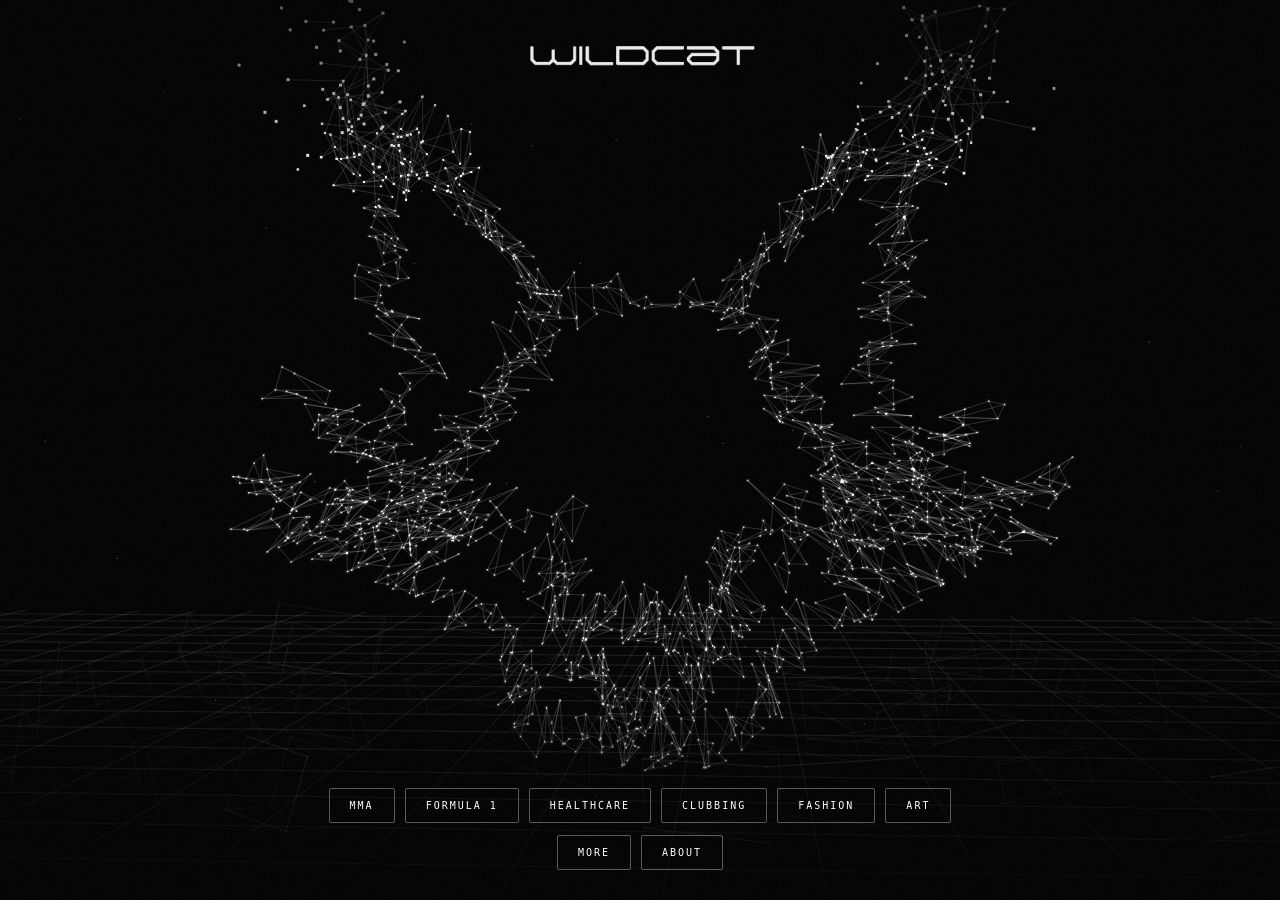
<file: index.html>
<!doctype html>
<html lang="en">
<head>
<meta charset="utf-8">
<meta name="viewport" content="width=device-width, initial-scale=1, viewport-fit=cover">
<title>WILDCAT</title>
<meta name="theme-color" content="#000000">
<link rel="icon" href="data:image/svg+xml,%3Csvg xmlns='http://www.w3.org/2000/svg' viewBox='0 0 32 32'%3E%3Crect width='32' height='32' fill='%23000'/%3E%3Cpath d='M6 11 L10 4 L13 10 M26 11 L22 4 L19 10 M6 11 L16 28 L26 11 L16 8 Z' fill='none' stroke='%23fff' stroke-width='1.4' stroke-linejoin='round'/%3E%3C/svg%3E">

<style>
*,*::before,*::after{box-sizing:border-box}
:root{--mono:ui-monospace,SFMono-Regular,'SF Mono',Menlo,Consolas,monospace}
html,body{height:100%;margin:0;overflow:hidden;background:#000}
body{color:#fff;-webkit-tap-highlight-color:transparent}
#field{position:fixed;inset:0;width:100%;height:100%;z-index:0;display:block}
.vignette{
  position:fixed;inset:0;z-index:1;pointer-events:none;
  background:
    radial-gradient(115% 80% at 50% 46%, rgba(0,0,0,0) 34%, rgba(0,0,0,.80) 100%),
    linear-gradient(180deg, rgba(0,0,0,.55) 0%, rgba(0,0,0,0) 18%, rgba(0,0,0,0) 78%, rgba(0,0,0,.66) 100%);
}
.grain{
  position:fixed;inset:-50%;z-index:2;pointer-events:none;
  opacity:.055;mix-blend-mode:screen;
  background-image:url("data:image/svg+xml,%3Csvg xmlns='http://www.w3.org/2000/svg' width='220' height='220'%3E%3Cfilter id='n'%3E%3CfeTurbulence type='fractalNoise' baseFrequency='.85' numOctaves='3'/%3E%3C/filter%3E%3Crect width='220' height='220' filter='url(%23n)'/%3E%3C/svg%3E");
  animation:g 5s steps(5) infinite;
}
@keyframes g{
  0%{transform:translate(0,0)}20%{transform:translate(-2%,1%)}
  40%{transform:translate(1%,-2%)}60%{transform:translate(-1%,2%)}
  80%{transform:translate(2%,1%)}100%{transform:translate(0,0)}
}
@media(prefers-reduced-motion:reduce){.grain{animation:none}}

/* ---- wordmark, pinned to the top edge ---- */
.brand{
  position:fixed; top:0; left:0; right:0; z-index:6;
  display:flex; justify-content:center; padding:28px 20px 0;
  pointer-events:none;              /* the cloud and the buttons own every click */
}
.brand img{
  display:block; width:clamp(150px,21vw,250px); height:auto;
  opacity:.92;
}
@media(max-width:560px){ .brand{padding-top:20px} .brand img{width:min(58vw,190px)} }

/* ---- flat UI, sits in front of the point cloud ---- */
.ui{
  position:fixed; inset:auto 0 0 0; z-index:5;
  display:flex; flex-direction:column; align-items:center; gap:12px;
  padding:0 20px 30px;
  font-family:"Helvetica Neue",Helvetica,Arial,sans-serif;
}
.ui__row{display:flex; justify-content:center; flex-wrap:wrap; gap:10px}
.ui__row--contact button{ border-color:rgba(255,255,255,.62); padding-inline:34px }
.ui button{
  appearance:none; background:transparent; color:#fff;
  border:1px solid rgba(255,255,255,.34);
  padding:11px 20px; border-radius:2px; cursor:pointer;
  font-family:var(--mono);
  font-size:10px; font-weight:500; letter-spacing:.20em; text-transform:uppercase;
  transition:background .22s ease, color .22s ease, border-color .22s ease;
}
.ui button:hover,.ui button:focus-visible{ background:#fff; color:#000; border-color:#fff; outline:none }

.modal{
  position:fixed; inset:0; z-index:10; display:none;
  align-items:center; justify-content:center; padding:24px;
  background:radial-gradient(120% 90% at 50% 50%, rgba(0,0,0,.46) 0%, rgba(0,0,0,.14) 100%);
  backdrop-filter:blur(1.5px); -webkit-backdrop-filter:blur(1.5px);
  font-family:"Helvetica Neue",Helvetica,Arial,sans-serif;
}
.modal.open{display:flex}
.modal__box{
  width:min(720px,100%); max-height:86vh; overflow:auto;
  border:1px solid rgba(255,255,255,.34); background:rgba(0,0,0,.90); padding:24px;
  backdrop-filter:blur(7px); -webkit-backdrop-filter:blur(7px);
}
.modal__head{display:flex;align-items:center;justify-content:space-between;gap:16px;margin-bottom:18px}
.modal__eyebrow{font-family:var(--mono);font-size:10px;letter-spacing:.22em;text-transform:uppercase;color:rgba(255,255,255,.62)}
.modal__x{
  appearance:none;background:transparent;border:1px solid rgba(255,255,255,.30);color:#fff;
  width:32px;height:32px;line-height:1;cursor:pointer;border-radius:2px;font-size:15px;
  transition:background .2s,color .2s,border-color .2s;
}
.modal__x:hover{background:#fff;color:#000;border-color:#fff}
.modal__x:focus-visible{outline:1px solid #fff;outline-offset:3px}
/* video slot: swap the inner placeholder for a <video> or <iframe> */
.modal__video{
  position:relative; aspect-ratio:var(--ar,16/9); width:100%;
  border:1px solid rgba(255,255,255,.26); overflow:hidden; background:#000;
  display:flex; align-items:center; justify-content:center; flex-direction:column; gap:14px;
  color:rgba(255,255,255,.5);
}
.modal__video video{width:100%;height:100%;object-fit:cover;display:block;cursor:zoom-in}
/* fullscreen fills a landscape screen with a portrait clip, so show it whole */
.modal__video video:fullscreen{object-fit:contain;cursor:zoom-out;background:#000}
.modal__video video:-webkit-full-screen{object-fit:contain;background:#000}
.modal__video video::backdrop{background:#000}

/* Vertical footage goes beside the copy instead of above it — at full panel
   width a 344x640 clip would run past 1300px tall and bury everything. */
.modal__main{display:block}
.modal__box.is-portrait{width:min(600px,100%)}
/* the copy is shorter than the clip is tall, so centre it against the film
   instead of leaving the whole gap pooled underneath */
.modal__box.is-portrait .modal__main{display:flex;gap:24px;align-items:center}
.modal__box.is-portrait .modal__video{
  width:auto; height:min(50vh,400px); flex:0 0 auto;
}
.modal__box.is-portrait .modal__text{flex:1 1 auto;min-width:0}
.modal__box.is-portrait .modal__title{margin-top:0;font-size:clamp(18px,2.1vw,24px)}
.modal__box.is-portrait .modal__row{flex-direction:column;gap:20px;align-items:stretch}
.modal__box.is-portrait .modal__body{max-width:none}
@media(max-width:620px){
  .modal__box.is-portrait .modal__main{flex-direction:column;gap:0}
  .modal__box.is-portrait .modal__video{width:100%;height:auto}
  .modal__box.is-portrait .modal__title{margin-top:20px}
}
.modal__video svg{width:38px;height:38px;opacity:.6}
.modal__video span{font-family:var(--mono);font-size:9px;letter-spacing:.22em;text-transform:uppercase}
.modal__title{
  color:#fff; margin:20px 0 12px; font-size:clamp(21px,2.5vw,29px); font-weight:600;
  letter-spacing:-.015em; text-transform:uppercase; line-height:1.05;
}
.modal__body{margin:0;font-size:13.5px;line-height:1.7;color:rgba(255,255,255,.66);max-width:46ch}
.modal__row{display:flex;gap:28px;align-items:flex-start}
.modal__row .modal__body{flex:0 1 auto}
.stats{display:grid;grid-template-columns:repeat(auto-fill,minmax(84px,1fr));gap:8px}
.stat{
  border:1px solid rgba(255,255,255,.28); border-radius:2px;
  padding:12px 14px; text-align:center; min-width:0;
}
/* a project with a long track record gets smaller type so six tiles still fit */
.stats--dense{grid-template-columns:repeat(auto-fill,minmax(78px,1fr));gap:6px}
.stats--dense .stat{padding:9px 6px}
.stats--dense b{font-size:15px}
.stats--dense span{font-size:8px;letter-spacing:.14em}
.stat b{display:block;font-size:19px;font-weight:600;letter-spacing:-.01em;color:#fff;line-height:1}
.stat span{
  display:block;margin-top:6px;font-family:var(--mono);font-size:8.5px;letter-spacing:.20em;
  text-transform:uppercase;color:rgba(255,255,255,.52);
}
@media(max-width:560px){
  .modal__row{flex-direction:column;gap:18px}
}
/* contact page — the studio pitch, so it gets more room than a work panel */
.modal__box.is-wide{width:min(900px,100%)}
.contact__belief{margin:0;max-width:34ch;flex:1 1 240px}
#panel-contact .modal__title{margin-top:0;font-size:clamp(20px,2.6vw,30px);max-width:22ch}
.contact__lede{margin:14px 0 0;max-width:60ch}

/* the four headline numbers */
.tiles{
  display:grid; grid-template-columns:repeat(4,1fr); gap:10px;
  margin:26px 0 30px;
}
.tiles .stat{padding:14px 10px}
.tiles .stat b{overflow-wrap:anywhere}
.stat--word b{font-size:12.5px;letter-spacing:.06em;line-height:1.2}

/* what we actually do */
.cols{
  display:grid; grid-template-columns:repeat(3,1fr); gap:26px;
  padding-top:26px; border-top:1px solid rgba(255,255,255,.16);
}
.cols h3{
  margin:0; font-family:var(--mono); font-size:10.5px; font-weight:600;
  letter-spacing:.16em; text-transform:uppercase; color:#fff; line-height:1.5;
}
.cols h3::after{
  content:''; display:block; width:26px; height:1px;
  background:rgba(255,255,255,.55); margin:12px 0 14px;
}
.cols ul{margin:0;padding:0;list-style:none}
.cols li{
  position:relative; padding-left:14px; margin-bottom:11px;
  font-size:12px; line-height:1.65; color:rgba(255,255,255,.62);
}
.cols li::before{
  content:''; position:absolute; left:0; top:.58em;
  width:4px; height:4px; background:rgba(255,255,255,.62);
}
.contact__cta{
  display:flex; flex-wrap:wrap; align-items:baseline; gap:6px 18px;
  margin-top:30px; padding-top:24px; border-top:1px solid rgba(255,255,255,.16);
}
@media(max-width:720px){
  .tiles{grid-template-columns:repeat(2,1fr)}
  .cols{grid-template-columns:1fr;gap:24px}
}
.contact__mail{
  display:inline-block; color:#fff; text-decoration:none; overflow-wrap:anywhere;
  font-size:clamp(18px,2.9vw,28px); font-weight:600; letter-spacing:-.015em;
  border-bottom:1px solid rgba(255,255,255,.35); padding-bottom:5px;
  transition:border-color .2s;
}
.contact__mail:hover{border-bottom-color:#fff}
@media(max-width:560px){
  .ui{gap:8px;padding-bottom:24px}
  .ui button{padding:9px 13px;font-size:10px;letter-spacing:.16em}
}
</style>
</head>
<body>

<canvas id="field" aria-hidden="true"></canvas>
<div class="vignette" aria-hidden="true"></div>
<div class="grain" aria-hidden="true"></div>

<header class="brand">
  <img src="Logo.png" alt="Wildcat" width="692" height="150" decoding="async">
</header>

<nav class="ui" aria-label="Sections">
  <div class="ui__row" id="ui-row"></div>
  <div class="ui__row ui__row--contact"><button type="button" id="btn-more">More</button><button type="button" id="btn-contact">About</button></div>
</nav>

<div class="modal" id="modal" role="dialog" aria-modal="true" aria-labelledby="modal-title">
  <div class="modal__box">
    <div class="modal__head">
      <span class="modal__eyebrow" id="modal-eyebrow">Wildcat</span>
      <button class="modal__x" id="modal-close" aria-label="Close">&#10005;</button>
    </div>
    <div id="panel-work">
      <div class="modal__main">
        <div class="modal__video" id="modal-slot">
          <video id="modal-video" muted loop playsinline preload="metadata" hidden></video>
          <svg id="modal-ph-icon" viewBox="0 0 24 24" fill="none" aria-hidden="true"><path d="M8 5.5v13l11-6.5z" stroke="currentColor" stroke-width="1.3" stroke-linejoin="round"/></svg>
          <span id="modal-ph-text">Video placeholder</span>
        </div>
        <div class="modal__text">
          <h2 class="modal__title" id="modal-title"></h2>
          <div class="modal__row">
            <p class="modal__body" id="modal-body"></p>
            <div class="stats" id="modal-stats"></div>
          </div>
        </div>
      </div>
    </div>

    <div id="panel-contact" hidden>
      <h2 class="modal__title">We build games that grow your business.</h2>
      <p class="modal__body contact__lede">
        Wildcat is a gamification studio. We create fast, addictive and shareable game
        experiences that help companies acquire, retain and activate their audience at scale.
      </p>

      <div class="tiles">
        <div class="stat"><b>25</b><span>Games</span></div>
        <div class="stat stat--word"><b>Unmatched</b><span>Acquisition</span></div>
        <div class="stat"><b>3M</b><span>Players</span></div>
        <div class="stat"><b>5M</b><span>Hours</span></div>
      </div>

      <div class="cols">
        <div>
          <h3>High-speed production</h3>
          <ul>
            <li>From concept to launch in under 1 month</li>
            <li>Fully customizable</li>
            <li>Seamless deployment</li>
          </ul>
        </div>
        <div>
          <h3>Growth that converts</h3>
          <ul>
            <li>Turn attention into active users and engaged communities</li>
            <li>Drive real conversions with performance-based incentives</li>
            <li>A new acquisition layer beyond ads, KOLs and traditional marketing</li>
          </ul>
        </div>
        <div>
          <h3>Scalable user acquisition</h3>
          <ul>
            <li>Instantly onboard thousands of users through gamified funnels</li>
            <li>Designed to maximize retention, session time and repeat usage</li>
            <li>Built-in virality loops: competition, rewards, social dynamics</li>
          </ul>
        </div>
      </div>

      <div class="contact__cta">
        <p class="modal__body contact__belief">We believe a brand is better played than watched.</p>
        <a class="contact__mail" href="mailto:yanis@wildcatproduction.com">yanis@wildcatproduction.com</a>
      </div>
    </div>
  </div>
</div>

<script>
/* ============================================================
   WILDCAT — the mark, as a point cloud, morphing
   ------------------------------------------------------------
   THE MARK  Not drawn by hand: the actual logo artwork was
             Poisson-disk sampled into 1910 evenly spaced points,
             quantised to int16 and embedded below. What renders
             is the mark itself, not an approximation of it.
             Edges come from a k-nearest-neighbour graph built
             at load, which is what gives the constellation mesh.

   THE MORPH Every target is DERIVED from those same points —
             burst outward, cast onto an orb, drawn into a
             vortex — so the cloud is always the logo in some
             state. The sequence returns to the mark between
             each one.

   THE LAND  190 wireframe fragments drifting past, morphing
             between four abstract states.
   ============================================================ */
(() => {
  const cv  = document.getElementById('field');
  const ctx = cv.getContext('2d');
  const reduce = matchMedia('(prefers-reduced-motion: reduce)').matches;

  const TAU = Math.PI*2;
  const GY  = -1.80;                       // ground plane; the mark floats above it

  /* ============================================================
     THE MARK — decoded straight from the traced artwork
     ============================================================ */
  const LOGO = "eRAU+9Hvz/XQGIv7WfOz/HgJ1gJQHmAcfhprHcoSd/HvFCYJKAMb42AaHPkv67bwA/ZLC3ob3vWLExQVDgLV4dEJOwCa33r0whR//r8GAgduE5ABqg8CEqbnNvog69P0zxwD9JsEMuw/GyseM+oK9o8H7vEGBKLquOqG8X3qsPlYArwFZiAh9DPq4/D+BUvxhfNH/an5hOqP3l/34+7q8qwWufMKHTIgkhUT8NYPt/sGE/H0iBD39h3oYRiAIX33BBtZ8YUcCP5WCsn+jATP5toO6RA5JA35jPVVAX0PHfXB5M0XPOSe9hcWPPwTF7j3YhbSEtD+ROCb9R4A2Asw/1Lx7+1vAO/tjeZL/BLnfPuq29L4fepg82T/weZwC8nkF/GE+VTphxak/lDs0hAs9csDPe28+AMDXBvM8rrxrfbGE+0A4PpL4l4XIfSA+JzzRvTbDAfmfPt3GKAX/uBQ92YGO/Wz76kRaP6/35D0w+m/IOryZxGa99DkKPYrIAL4WwUj4esV5wlX+4TqqAjNCD0UmfvF/XDv0+cYFDz+juBhCz7p8BDOE3vjVB9R5tL46/vt5sDoHvF+AEPkJPV5+HId+/UQ7wP0bw+I+H8W/vg1Fj8OJRqC8v8BVuNhCzPoR/+t65X+uuR0FSj2Rh2UGh0cA/RYHJMe5QQQ4sUXORd17NIDhRzhHQvlmPQ9FOAH6emW+DABFugrEXX5wwWh7lMWbPDl9TTkqeqrDUoNPw42B0XrBw+3+0ocif/HBMAEOBnD+JLsnPMgBVQFPAnnCRIBwuIJB0ztZ+iDF/UAg+4SG2kW2/B29TQahxZXICT3rOJO9MARfvPG7iz1UxYJCewR2vYw8mH+pOR6HQEYlRbNFcELE/JyEB8U8wZ96gL42RLIAp7pRAlQEz/0zOUtGiPfA/QLDgr23ArX897zqw1EFrwQYu3E9NwVSg8dAmLg9gdM7Tjw/hIW9WTnhuQm/hL2MQq5Gu31genX84sIVfL85MzyNBpK9R4YExmC5agVqCKa9+YazBv+BVXyTRBM+EgG7wdyHYn06+yB9twVlPWHFC78Tgyc/igdMP908JX8+A6P+of6ye/1Gn4cHwm494/4T/Dh9tHi3BXL9nv9BgbB5LMWYPUA5jfpCfozDwb33g3k7PkKBP8MCtAA1e7dE6fyqewA5KsYPgWe68MFa+mg8BURAgX06Lj5rfam57X06xVE+jr3awMlGgz9Nu0N+Xzuvu7CFLoJGPge8Y4WmxH971P6RO2c8/fpPw4hED3tUgAGBrgT4QPJ8fb6Gg5T+oASkAGS4aoc3QZQ7JTz++q04Lz2RemvDLfu4fhC6koPYiFM+LDh+fL3+GPrGhkIGFIaQBVa/gDmxAFt7JIVTBI27fr5neJQ91P8H+La9Ob+UPkU7OftXPQUIqX4IefK+kT8OuqUAvbv5xYJ+pgMeg5a77/5huSi9bQFW+1uBP3iER8V91f7cetD5pQatOtE+hEU5+9o85z+6Q6V/GYVVBBT4lT27ejyFRkDTen8Dffrbfny4d4CHuYF7icUcQfV7JQCYOiu/5/nXePm8+f8aOaL+TbriuNn9XALbvf/9pzznvgM7m7qWvxY3bT4/uBoAK8ZWfENBq32iwik4mP4EO3g+tkFoPA+EpHwCvZD5qgVIuM7Gnn28/c8/l3l9hagF8b5xfBK834NkOmlEj4Q3RP8HO7x8BCK8A3suu/++iruAuuP+twVqw0x/Qzj8/k79Rz3mQpSCywAtAVQBtEJwQsf+t0EchJ+82Tl4BZM4PnytwgDAxAjpfhjHacZE+Nj9u7v5vM7DUP+wRgg+AH+ngXo+DXv/wG959kHX+zoBwfzzgbsBELqrwzJ/E3pcQcrBBsVTg4y+db3DvdKAPUAfOE+H5sc1vWbAqHsrvJyHY3zRwoeCzrsVQE4GUv8B+bgFnD8RO8OAlffsvPK67sHretS8Rv9OvdECbT6Nut6AejrGg5C903nh/z5/wvn1QjFCoXoeBZt+QIHM/U/5U4MmveJAXwG0usUFXAWWgv9/orhOPBu9wLrlvh567H13BWWB7byAvgTDOL0IOuABXYRDO61EPv1S+TpG+/rP/8vEH33fxbTDrUByeQ+66n3sRzQGlLxYvolGkIch+Aw9EvvM/cQI9fzoPCJ9DYHzQil6x4AYxIK9hXq3g8XC/HlD/N7/8Hk3/yXBYgDuOoiCtPykf1tIlHzMRel+F/q6fYD580XkeUQ/FPi6Rs4/wzukeXQ8fsREvS4E0z4/h8H8yP52QVIFerylhRI+dH6PumhBiXzIOsi/w/zCvbNFebz8/k08x4N5ffeDc39pQWiBNkhyPNlCr3y5ual+JIVLhZx7VPvhN3E9BTutPjUFxcYhhhL8UMLZAzL6Uv8SgJo5sIJif/18Qz92g7d+XfzPw5+ACfrpxuD/drpx/ciF/IV4xeZ8OD6beycGlr8Mu5f92zjyf7OEaX4awE17777X+z+FNQKMOfOE3Yc8fTuCTMCle9mEzoGBgYHGhD8QROB9sQQOhPp6SMVeevc/cz0dP2R5dz9pOQxGfrsyhSm9vQCrRKh7vcS5feIEFsS9Qvs6s4RnRQMCjTk5/wu7fMTxhX9/mbfSwm589YPJBFd/U/wYgfpASEBceC337j3CQcb7l8TTQOQ6aL1yeJs//XmWfHIAL7jFerRB1/qlQslGmQbGPhvAoHp8vAhEPXzqeo1CWYVG/0YByEDufXBANbqvv2aE7DuQBeQ9lgc2/LAAmntC/8Q7bsH7wcbJMf38ggV94UChuIL5XAYjQve5rQF8waZ46Iecw547VjoX/eTBs/1VOmfEAoD6AVX7KIEkRkp8sIUwPW64pMeFO5I7uj4wARJ3dfzjwd78N/+U+8R+kL3FRMk91gc/fEt/nzhzA5Y9XgJ2/LoEkfynfwVBqwHleJrG/3xlhRj9vULA+moF177ZhVeClv6hOoR+pcDC/9s5dn4fOyM9cUKyvgzAmfd5fcNBs7qwOgS9KDlcxtg9T/0lhTI884GSep38zv1NObt9XIS0vgeGPXzlhS28Ef/cORqFJ4Fe/L+7SvsFgKc5tb3gQ4j+3fzfOyx99wIDw3A9Qvl9ByfA0bn4BTC/Jn9H+1QEw8A5uZn9RQIBfBx+J4FW/q34Y8S4QORCkYBMiJ69FkNcevCFGkWweSR/WYVAgcP5DD/ThvcF0cZx/fz6moHYwNFBRkSFgLpAwPprvQw9Hv9RQW4E84EueZEFBjeXPSK48UZ6vBe+873b/Pv4H7zZBmjGtMBuu+jHKL1ywOs7w37wAQvBXTumt+N850WGxfeHEPz1uqZFYkbYf4X4igBYA+H7ZgBe+VkGbcVveUC+KEG4QP/52jxQxotGirwFvPfGBL0H/r3Bc3h6fYJIff2Wu+l7SsGA/T2Fnfxrv/c7njvXvu156j78xOR8pYUqBWp+SEDoPDa9gvldxor7IAF2ul9EbriVB/V7joTJ/jQ8RfiSgDo+GoHl9yJ9J0WifRgGon0xOfL9jLuuxTU/TTkU+2w7pb66fbp6VIN1Bdq+NcaOPKR8FQQyQvMDPEbb/NpI5r3Ouw/9D8MZf32Frv61RNR8wzwG+4q8Of6f/xFBcwOR/0kHinyoP9B7IYYrBQSARUGa9zl91X0tfQu4EL3d/4f4ugHKAFm7HH6gxW9DLDhkBurC6T8lRjdExTuWfFMFK/9tfYaAfP5BfDiARThg+HI80IenPMtDc7qYxLu8b7wEPwe5Koczvf+B/j0Z+rEG5cd4hvm/ozqQ/6L+cD1eO8g+LLkGvIjEw4EJvxW4zn76edQ6uMKS+Q/9KvxefjWBDrqNx1h/uYLF/7m5iT3RBaZCj8M5g2pBMvnbe5y9qbcSPkZHbEeWeTOHnUGe/A+6+P7YPXMDMrtqgKOFm8N5xaTE2jkKx5P7lf54gyY9ODgGgHUFzb6hQ1e+xPyW+19D3r0PBi496ju1vfFDNz9tOt1BEz63O6/7E/wWu9H8qjj0h2F6DL7ShxwGDsC+ePRFD//sREJ+vnlwvwl5vH0xhNf9/3vhPlN50cXVwaM96cb1hyo7qUSRvRx68QQ/u3K+JIIg+G2/6Dl2/IN+6jh8ecw9MT2jeTPAuvfyu1tFfHnKfLFDIv7/RhAFWPppw4i424gmwTv7ffeiPiYG8kYN+kREvrsYAI/DPDp+hXWEQMBTO299LILBAwg+D/nABpXFW732g7++PgdRhtU6ZULdezT9NfmIhlj6Zj0q/Gg/XQVS/ylFNkUJuKAH+fiovVF+KIEXfK1DvPq7vyQAxzqfhobF3/xWA+cC1jqjPUH6MH+guOhBmTya/asCcoHyALQDZX84+Nk8hr/FQYV+S7txPbq488CJuSC/yPhbw8J+ikO3g/F8t4PTecFFafynvYa9BP/+uzkFST1L+lY6PH00gV78F/qFPvWHubz6vA++H3qA/RIBhDihfNb+DscexlUHa32jPWU5ob+3+Ka6mkWyPXH99LrtxWvGbsU9Quq8zcDYe/rFSXz5gAi5WP40eJSCzcB1P0z6OQIFgLK7Ub2MwSS7prqQQbHHszyxx74G4AHUPd658f3xvlz8sYTmP+86UgTwOit9k8IsvH0D0j5WQ1f7MUMFOyP3vH0/hQaDJr5d/HM9JEM9gfJCZgBYwUI4m4g1h4SHY7tpgNw4t4amOdIE3gJ6uPh3Cz13BXdE7riYPPE9uEDGO0LAaUFuegy3wb3PhAt8bcI4v/67AoFRPyW7ckWhxadB/LhSg3y+6vxJBFs4wfzJOqtEMH+kOdF6ef6ne2u8nkQoPJ9Hij2Z+gK9oLlGfY+3Ij4uQ/DEkgVKgiS7PP3Sfe49yjpSg9H/zziGuVK9bgTygUi/fDpV+wz9yXmOPJeCNIDSPtjBVsUU+96Gyz1+eVCHHwIAfHW6mf1hPfC4uX1+AF7/eLloRWYDun0YOgm4pHyHOxd8OnpTvSQDscRKRni9G4E1ewzD5sReevzBojrQPtI7LD5oeHH96IR3vWcGs39PBhp/D4FQugv6zkIX+pXCHj6GfZ3DTf2yPULDMQBYOiR8Cv5PuvI87sHNe/FF//09xL4AQzwtPhf6hESJxIM7u3zP/SB9O3m9vyb6LQf1/Nh4nD+5+KuG0X4B/NP/cLtpufcFzTm9RigCgAA4+6V8ZD0rueSFePwfwts5VMWfBVSC2v0z+hX+cvpOAypE0/7+Qpl/TgZ/hIL5arz/utfBnAWZAxj6QUKWu/E9C7vsO7pA9rnvgoI/gbq7vyqD0v8+PRD/pwAYwXO7AMDSOzU/+oKJfM78+IOeBTH9yYWGRCE97IAwgmoCs0K6uNrEIn0WQ2s+kQHbeFG9CEOfwvIDY8HVAUw8gr2RvSi6kIeM/c4GTj9nRYg+MbfnvZKDYP9XfL1/u/gzPK6C3PnsAZ69E32aADm5gEWrvTBALgTYvpZDfsPrv/k7JIV7/ilBbrvFRN1+eAJpOLWD0fyEvZg81Ia1hw85NQZrvQC+OsG9wXc+5DnvhWo+0ETVAWGGLv6YxI+A1YZABq4Hpr39/h8BnISYhToEif6ow0dD68ZsfV1BqbpdPuw7lD5JPeI6/cFtODU/1Tp9/bO7J3vHOwF+3MOEPzx5y4W9wOU5hwggfbA6KUS0/JP+9EULgeIBTziC/RHDF/54AfK+KTxf/zd6iv32gEDEBn2oPDv7aAZExnoB5LutvJ4/FcVUg37ETzxOOUHHIEO1vcZ6TkXied7GbMYyRhg5mEYyx1Y9WfoJ/rc+3wGeetLFjzv+/WmEGL6PwxO9EcKX/cDEDTzlSMN+Ub0zf2wFaH5aBj98csDguMn+PLhEhtH/fUAVec36Ub29Rq19FnzkPaKF6TxTwiiBAYTsgBkGXX5JAQyBt0RdflTB2oHL/YT5Rvwt/uxAm3sBAziDhgH/ge9Gc4TdArJ5FfhY/aPB0vx0uul+KkEVOtp+hThSOFNHS76h+0x494aoRXz9xr/cQXm8cf3xeOUGgYTcO9U3oj4bwB87Ib+iwbyF0j57+Dz95AdZPKa+U70KgqN86kE6AWE7JQA0hBM7RMMWQBv9dLphPcFClMhfvMuFKv+sPtR6IUc9f5/8Wf1pxslHMz0ZAHJFhn22e2EE74KsgAjCDUJTPo88XP/3+Ju6rUOTxdd8BHrB/PGCBbz9eb98X0P5/oY+Nb3bOPN/brxqPu86QwXVOnS+PMTO/VyEoQEwwUK9kTtCRQy+cQDnviw7nYR8fR/8QoQKhVfBvcDUOwKHXIfABxWF2j+EO2+JKX4Q+ZzG1gcShre6O7x5uag8rsWsQ93DfH0iwj2CZ3iIyC55pj0QO5h768Krwz24pgZvyBq+PEMHQ+q27D5+hVmCDcDwOqk/mDomur2FIASsPnp9B4AZQp048LvlxKg8HH6CulCEUb0Kv2o7u/t5fUE/+v7leLtHBMZNu3u8drpbAp17IX1DfuM6BnpIPicAETvquYUFf8QMPQ2+OEDH/rm85TzHgDB5EYbIuMG97H3cwF/Fgb3NhJeFV/5NgVNEHb10e8s9SgdDvVH5YMXxPZRAsbu6/kjCODtPwE75l39vuOhFVAR4BSl+CMiFffO3Rz5OBlTFPYWWxK4+W3hHvNj6933M/di7RPwKwbn4KYQwfGjDZT1LhTS+L0OKBD+FLrvU+199x/vj/pcGzkXhhg6E4gFX/e9GZX86go/5UDuc/IW5tkUtRBxFM73GQUe5G/zyx0eGrwDeOI+H2Dz6fRDDbTrPPHlD/7tMghXCEIEEOJXBgjvafpxBYD4X/dMFPH/vB0GII0AFujyCAsBMggk98vpcfoqCkcMPgW16cIU5/qxEbDuwRhX+cACNgUL9JX8fO6P+vbiNP57DIDr3g28EAbqmfue6YMI+fBp7bL+BeH2BxYCUPmMAq70mOXb8Iz3FerYCR0c2R/a9Arrbe7I860SxhU0Gnn4pwws9aEGpPH7EWntSwla4ksY1Bkm/CDpa+d/GB7kDP21Ad3f+uEvHbjqT/AmFij2sd1Q9/4UdwvdBkviyBph/vfpeBYd6O4WyA91E6zi8fRuE+7xUeZW/YzbL/iFHHL2yADK6zkVQBUrEa32Bvmz4i4JlwNjA6roPgVB7EwUUAbnFhURmQjV4UzgdwDJC/Hl6go35235ZwQaGWwZnx1FH3UGfQJBExbzRPyw7loYLPWBA1AG7CB69KAK3ws85HQXXf2E6vLjGfbK7b/5JvGH/HgU2/L/EGDzuBOw+Xn2qAoz9fgB5CLT9JDpZvkBCVbjiNzm870O+/UE8sAPWx+a91T4rgHlD/f2hBHU8ITsfBVM4C/4xfIwDmn6bPAE4zjyHuTi9C767vHU/Xzs8fJb7dMBaeJDGoAUY+nsE0Xpqw2c5tQZvPjy8DkVzf2K/YXmxBtj9rAgjfPLHekbsBUNE4H05egR+vMGNt5+8xfxfRHUDGn8uPltBvgOahIdAvPsLRjG+1rvJxRa/hPweCOY9IUCbeEz6qUSxvmV4iEBfOy15/b6sAa862wXnBjk+fDpvhXjCocjPvgCBdHi7PdcA032xf99BBfv2h0W85b6WARCBHEFNhJf94cJrgECFGv0CRYHDSAFOgQLGRj6yvgf4nPlKv3/EOH4ah+98qEGT+GlFB31sPvV4SEbqvMVE7EE/gUW87QFWPWm52f1neLVIH4a1RV8CJABTgyY/z8MPPzEG5j0hRyaIL0ZoP1PCHcAGhke8UzrE/Bd8sb7gQ7V7HP/YuDqGb/55eq2CoPh/AAADQT/xBDY7zQapPFC6h8HYu3A9dz7jwXrFdH85+LhHbwSFBUL9HD+wBFNA6sa3hoNFbD55+0C+EocRR9ODCUNqvU35zf0tv++FdEWcfhz8jn7bQb2IQL4xBDl92ccPh0A86X4zhGTE/L9KuNX4RYcJwfN7lfsgBRAF+4WjxI/9En3yAJa7w35Nx2CG7PvnvaBHbgg7QLB5mYG2O+Q6fIVAe8gElkNM/dD5pXx4QUc6l8EfehY93Tjne339iEBUuQqFQ4P9A9T+tgWchC86cHxBf2s7/4FDgQhAR/idhH+Egbf1vf67D/0+RnQGjoGIQM+BcLtKPR3ADr3SQRy6fIKcPy47OMXJPeRGa4bCe1JBCAfRvYwGz4dnAtl/eEFifQxDOnnYeKqHLTr/ACs/KTiVAO07Zb60ulZ8xD8vyDH92nvNPOjAnXqxQz188UXARbUDCvqcxl8+0ETmRWaEwT/J/hTCWzjIhkHGpgZiuP0HOHrnP5tCJzzKPRb+LTrpvQD9lv4UfWc5FMHuu9D8Z8QXfK7+lwQxxEaDjj9L+th/l3jtfSeEq321Ay5Db30O+aDFc0IB/Wc87/srgGsB3kDQg9yEAbqO/VYEUAVPgXd6hj4uu8Z6UgTFuZQ930PyPPcClIN6wba9ibi9fN65w/xifJKDx/6SO6K7mv0ferh+H31e/9TFsr6r/Dm86EGCutPCGHv5BP79dcaFvMuCXcLR+U9Fvvo7Q9GDjsPEAloAL4K1ve2/eXoYhYP8WcCfAa3Iiv5gPj+B+IblfHRCfP3gAdiCdwKlOaj8/kMWwUm75X+ygVXFRT74uc++EDuNPO++0ztUxbO+YcUU/rZ3n7zEetG9jsCxeU54Z8BiOulB3j66Os5FbEPTvJ5+NXujxTvBYrh7+tD87Qf9/bBDfP3++h992QOG+4XC9Lp3+/4EKTkyf7y4/kXixNtBikOQhGP+Ojrqepu918TfQIlDxvuKiSw+Uj7wuLtAuHpePp8BlILif+N5jL7TfZ047UbsR7x8vfrDPB47e7vifTS6wL4OgYnBQUXZvnW9ZjlCAu56JHlCBhDC2H+5Plh75UYw/jLAwjv5uaUGoDtBwLKEv7tIOtm+WfomRXBGFkaSfcW86AZTPiVCSrjHxRpFvXxSO5cEM75oBk/9Br/sO72B8f3Pxvm/tz7zuqb9bnoiu7U8DX8aOYoAzHwFRNxFGv2nwE08Tf2RelPFeQIYglYERPw6uU9FjoRj/o5FY3znSGm9Hvjp//g4NYcffWN/jITrPolD6n3afq19K7l0Bo/5zD0GxWt9kLqkf3RIxL0qd9q+FcVSvVi7Vv40gX+7b8GyPOiEdvyGxW3+68ZPRZ08JLueuekFv8QLfG46jgMWxT7BHf+COScGs0XyObf/FMWHxbT8lL+M+qoFUPxFfem9gfzPuvKFLshB/ORCukBveWl+IL/h+2WFGYIruWF9YkMsepz/zPoNt7l91z25vNZ5MzyMRe19IEDLOal6yT3Mx4DHQsZKRse5K/9LwWaBjEXb/MGHp72RfhqB777RO/dEQL4bfmN824TlPWC/wTl9fE2+pzmhxYTDIXmzOWJGaMCZeNR9VoLgQO47JX+JwXy42H+GuVS/kwUlAAuCV3/7BGqAv0YwfEu+lzpdBV/CcvpkPal6zYF5epe++Xqxga0Ba0FHxTZ+jTxtfQF7rH1AhSsFB8UWAR3GIn0xPYtC/zzHOpX+9Xsjvzt5uP9fAbFDMAPCh2u8v/nExn58MAPdxj9FlILIPgnEhfvEhtwGDL50e2s/KDjswnm/j8bs/z2Fm37Nw4s9c8c4hkL5Vr8t+739mwXAfHa6VHz0P7t5rgTYe/J8Vr84es79aQJX/caGYX1ju2dFNH6lu0hAbDffQ+B9iDrxf+rC1wOPeCc8wYTqvNuE+fv+ga496Pz+f2uDrz2Dhxn9YsiPviZ4/cfwRhu98gP8/ejAsrgVQ6T+SkZoRNEFpr3o/Pe9WbsHxbQGML8OuwvA8jmVxPZ7f3xGAd9AlbwqREd6JMTfBMuFnrnsvGD8M75UQ/A9SPu/hLq5YMXnx0z9zDnkPbt6LH1FxZ5+LAGdAjh3Ez4Kgo0/qXrvfIqJGr4+A7E9IXo8/fMGdP0Uwei6swZ7/iS7Cv5uvz+7eIbZPJ/4jsaOt11+WgYQxi64r3yZQps/1P8jOjs9zjjxQwM/ToGTAeg5cgczuz67m8AH+3u/izmBvnY77LkYBw6BqkGJOrrCIL/cO8hAe/tTdzO+YAHtO1YAmHvyADF5cT2bvfmGlj1VwZl7qLoFxi0BdDxvPgrBHYRGBT73Sz18wRG5xUeoxoP5E0dE/18BlHmzPLtDef6UQ9m+W0IfQIn+BfvX/nq8pseZBtCBFXnMf2p7Jb6jPf67Dv1zeH79acbsxY=";

  // shallow dome so the portrait has form when it turns. Kept subtle on
  // purpose: a deep dome magnifies the centre under perspective and the
  // mark would stop reading as an exact reproduction head-on.
  const DZ = (x,y) => 0.14*Math.exp(-(x*x+y*y)*0.80);

  const MARK = (() => {
    const bin = atob(LOGO), n = bin.length>>2;
    const P = new Float32Array(n*3);
    let s = 20260727;
    const rnd = () => (s = (s*1664525+1013904223)>>>0, s/4294967296);
    for(let i=0;i<n;i++){
      const o=i*4;
      let xi = bin.charCodeAt(o)   | (bin.charCodeAt(o+1)<<8);
      let yi = bin.charCodeAt(o+2) | (bin.charCodeAt(o+3)<<8);
      if(xi>32767) xi-=65536;
      if(yi>32767) yi-=65536;
      const x=xi/8192, y=yi/8192;
      P[i*3]=x; P[i*3+1]=y; P[i*3+2]=DZ(x,y)+(rnd()-.5)*0.024;   // thin shell
    }
    return P;
  })();
  const MARKN = MARK.length/3;

  /* ---- topology ---- */
  const FRAG  = 190, FRAGN = FRAG*8;
  const N     = MARKN + FRAGN;

  /* ---- buffers ---- */
  const pos = new Float32Array(N*3);
  const sx  = new Float32Array(N);
  const sy  = new Float32Array(N);
  const sd  = new Float32Array(N);
  const vis = new Uint8Array(N);
  const cw  = new Float32Array(MARKN);

  /* ---- k-nearest-neighbour mesh over the sampled points ----
     The sampling spacing is ~0.019 world units, so a 0.050 radius links
     points along and across each stroke without bridging the gaps
     between separate strokes. */
  const MARKE = (() => {
    const maxD=0.050, K=3, cell=maxD, d2max=maxD*maxD;
    const grid=new Map();
    const key=(a,b)=>(a+4096)*8192+(b+4096);
    for(let i=0;i<MARKN;i++){
      const gx=Math.floor(MARK[i*3]/cell), gy=Math.floor(MARK[i*3+1]/cell);
      const k=key(gx,gy);
      let arr=grid.get(k); if(!arr){arr=[];grid.set(k,arr);}
      arr.push(i);
    }
    const out=[], seen=new Set(), cand=[];
    for(let i=0;i<MARKN;i++){
      const x=MARK[i*3], y=MARK[i*3+1];
      const gx=Math.floor(x/cell), gy=Math.floor(y/cell);
      cand.length=0;
      for(let dx=-1;dx<=1;dx++) for(let dy=-1;dy<=1;dy++){
        const arr=grid.get(key(gx+dx,gy+dy)); if(!arr) continue;
        for(let q=0;q<arr.length;q++){
          const j=arr[q]; if(j===i) continue;
          const ex=MARK[j*3]-x, ey=MARK[j*3+1]-y, d2=ex*ex+ey*ey;
          if(d2<d2max) cand.push(d2, j);
        }
      }
      const m=cand.length>>1;
      const idx=[]; for(let q=0;q<m;q++) idx.push(q);
      idx.sort((a,b)=>cand[a*2]-cand[b*2]);
      for(let q=0;q<Math.min(K,m);q++){
        const j=cand[idx[q]*2+1];
        const a=i<j?i:j, b=i<j?j:i, s=a*100000+b;
        if(seen.has(s)) continue;
        seen.add(s); out.push(a,b);
      }
    }
    return new Uint16Array(out);
  })();
  const MARKE_N = MARKE.length/2;

  /* ============================================================
     MORPH TARGETS — all derived from the mark itself
     ============================================================ */
  function derive(fn){
    const b = new Float32Array(MARKN*3);
    let seed = 7717;
    const rnd = () => (seed = (seed*1664525+1013904223)>>>0, seed/4294967296);
    for(let i=0;i<MARKN;i++){ const o=i*3; fn(MARK[o],MARK[o+1],MARK[o+2], b, o, rnd); }
    return b;
  }
  // burst outward radially, silhouette still ghosting through
  const EXPLODE = derive((x,y,z,b,o,rnd)=>{
    const l=Math.hypot(x,y,z)||1, k=0.40+rnd()*0.65;
    b[o  ]=x+(x/l)*k+(rnd()-.5)*0.30;
    b[o+1]=y+(y/l)*k+(rnd()-.5)*0.30;
    b[o+2]=z+(z/l)*k*0.6+(rnd()-.5)*0.45;
  });
  // cast onto an orb
  const ORB = derive((x,y,z,b,o)=>{
    const l=Math.hypot(x,y,z)||1, r=1.12;
    b[o]=x/l*r; b[o+1]=y/l*r; b[o+2]=z/l*r;
  });
  // drawn into a vortex: height maps to twist, radius pinches at the waist
  const VORTEX = derive((x,y,z,b,o)=>{
    const a=Math.atan2(z,x), rad=Math.hypot(x,z);
    const t=y*0.85, tw=t*1.5;
    const rr=(0.22+0.52*t*t)+rad*0.45;
    b[o]=rr*Math.cos(a+tw); b[o+1]=t*1.05; b[o+2]=rr*Math.sin(a+tw);
  });
  // every other state is the mark, so it always resolves back
  // ripple, swirl and lattice give each button its own transformation
  const RIPPLE = derive((x,y,z,b,o)=>{
    const r=Math.hypot(x,y), w=Math.sin(r*7.0-1.1);
    b[o]=x*(1+0.12*w); b[o+1]=y*(1+0.12*w); b[o+2]=z+0.55*w;
  });
  // horizontal bands slide apart by a fixed amount each — a scan tearing
  const SLICE = derive((x,y,z,b,o)=>{
    const band = Math.floor((y+1.4)*7);
    const off  = (((band*2654435761)>>>0)%1000/1000 - .5) * 0.62;
    b[o]=x+off; b[o+1]=y; b[o+2]=z+off*0.35;
  });
  const LATTICE = derive((x,y,z,b,o,rnd)=>{
    const g=0.17;
    b[o]=Math.round(x/g)*g; b[o+1]=Math.round(y/g)*g;
    b[o+2]=Math.round(z/g)*g+(rnd()-.5)*0.06;
  });

  const STATES = [MARK, EXPLODE, MARK, ORB, MARK, VORTEX];
  // hover targets, indexed to match the buttons.
  // null = that button deliberately does not morph the cloud.
  const HOVER = [EXPLODE, ORB, LATTICE, RIPPLE, VORTEX, SLICE, null];   // mma, formula 1, healthcare, clubbing, fashion, art, contact
  let hoverIdx = -1, hoverBlend = 0;
  // hMix is a PERSISTENT target that eases in its own right. Without it,
  // releasing a button dropped the target to null in a single frame and the
  // cloud snapped home; switching buttons jumped straight to the new shape.
  // Now the blend fades out over the last target, and target-to-target
  // cross-morphs smoothly while the blend stays up.
  const hMix = new Float32Array(MARKN*3);
  hMix.set(MARK);
  // the flat UI drives this; the ambient morph keeps running underneath
  window.WILDCAT = { hover(i){ hoverIdx = (i>=0 && i<HOVER.length && HOVER[i]) ? i : -1; } };

  /* ---- per-point dissolution vectors ---- */
  const cdir = new Float32Array(MARKN*3), crnd = new Float32Array(MARKN);
  {
    let s=1337;
    const rnd = () => (s = (s*1664525+1013904223)>>>0, s/4294967296);
    for(let i=0;i<MARKN;i++){
      let dx=(rnd()-.5)*2, dy=(rnd()-.5)*2+0.35, dz=(rnd()-.5)*2+0.55;
      const l=Math.hypot(dx,dy,dz)||1;
      cdir[i*3]=dx/l; cdir[i*3+1]=dy/l; cdir[i*3+2]=dz/l;
      crnd[i]=rnd();
    }
  }
  function dissolve(bandY, amp){
    const bw=0.30, inv=1/(bw*bw);
    for(let i=0;i<MARKN;i++){
      const o=i*3;
      const d=pos[o+1]-bandY;
      const w=Math.exp(-d*d*inv);
      cw[i]=w;
      if(w>0.004){
        const a=w*amp*(0.30+0.70*crnd[i]);
        pos[o]+=cdir[o]*a; pos[o+1]+=cdir[o+1]*a; pos[o+2]+=cdir[o+2]*a;
      }
    }
  }

  /* ============================================================
     THE LAND — 190 fragments, four abstract states
     ============================================================ */
  const ST = 4, SPAN = 26;
  const fBaseX=new Float32Array(FRAG), fBaseZ=new Float32Array(FRAG),
        fYaw=new Float32Array(FRAG), fSpin=new Float32Array(FRAG),
        fTilt=new Float32Array(FRAG*9);
  const fPar=new Float32Array(FRAG*ST*5);
  const fKeep=new Uint16Array(FRAG);
  {
    let s=90210;
    const rnd = () => (s = (s*1664525+1013904223)>>>0, s/4294967296);
    for(let i=0;i<FRAG;i++){
      fBaseX[i]=rnd()*SPAN;
      fBaseZ[i]=(rnd()<.5?-1:1)*(1.30+rnd()*5.4);
      fYaw[i]=rnd()*TAU;
      fSpin[i]=(rnd()-.5)*0.5;
      const pi=(rnd()-.5)*0.72, ro=(rnd()-.5)*0.72;
      const cp1=Math.cos(pi), sp1=Math.sin(pi), cr=Math.cos(ro), sr=Math.sin(ro);
      const m=i*9;
      fTilt[m+0]= cp1;    fTilt[m+1]=-sp1;    fTilt[m+2]=0;
      fTilt[m+3]= cr*sp1; fTilt[m+4]= cr*cp1; fTilt[m+5]=-sr;
      fTilt[m+6]= sr*sp1; fTilt[m+7]= sr*cp1; fTilt[m+8]= cr;
      let mask=0xFFF, dropped=0;                   // shards, not intact crates
      while(dropped<4){ const bit=1<<((rnd()*12)|0); if(mask&bit){ mask&=~bit; dropped++; } }
      fKeep[i]=mask;
      const b=i*ST*5;
      fPar[b+0]=GY+rnd()*0.05; fPar[b+1]=0.35+rnd()*1.05; fPar[b+2]=0.015+rnd()*0.065; fPar[b+3]=0.35+rnd()*1.05; fPar[b+4]=1;
      fPar[b+5]=GY;            fPar[b+6]=0.05+rnd()*0.12; fPar[b+7]=0.55+rnd()*2.1;    fPar[b+8]=0.05+rnd()*0.12; fPar[b+9]=1;
      fPar[b+10]=GY+0.10+rnd()*1.6; fPar[b+11]=0.07+rnd()*0.26; fPar[b+12]=0.07+rnd()*0.26; fPar[b+13]=0.07+rnd()*0.26; fPar[b+14]=1;
      fPar[b+15]=GY;           fPar[b+16]=0.35+rnd()*0.70; fPar[b+17]=1.0+rnd()*2.4;   fPar[b+18]=0.35+rnd()*0.70; fPar[b+19]=1.5;
    }
  }
  const BOX=[[-.5,0,-.5],[-.5,0,.5],[.5,0,.5],[.5,0,-.5],
             [-.5,1,-.5],[-.5,1,.5],[.5,1,.5],[.5,1,-.5]];
  const BOXE=[0,1,1,2,2,3,3,0, 4,5,5,6,6,7,7,4, 0,4,1,5,2,6,3,7];

  function buildLand(stA, stB, k, streamX, time){
    for(let i=0;i<FRAG;i++){
      const a=(i*ST+stA)*5, b=(i*ST+stB)*5;
      const y  = fPar[a  ]+(fPar[b  ]-fPar[a  ])*k;
      const s0 = fPar[a+1]+(fPar[b+1]-fPar[a+1])*k;
      const s1 = fPar[a+2]+(fPar[b+2]-fPar[a+2])*k;
      const s2 = fPar[a+3]+(fPar[b+3]-fPar[a+3])*k;
      const zm = fPar[a+4]+(fPar[b+4]-fPar[a+4])*k;
      let X=(fBaseX[i]+streamX)%SPAN; if(X<0) X+=SPAN; X-=SPAN*0.5;
      const Z=fBaseZ[i]*zm;
      const yaw=fYaw[i]+time*fSpin[i]*0.22;
      const c=Math.cos(yaw), sn=Math.sin(yaw);
      const m=i*9, off=MARKN+i*8;
      for(let v=0;v<8;v++){
        const ax=BOX[v][0]*s0, ay=BOX[v][1]*s1, az=BOX[v][2]*s2;
        const tx=fTilt[m  ]*ax+fTilt[m+1]*ay+fTilt[m+2]*az;
        const ty=fTilt[m+3]*ax+fTilt[m+4]*ay+fTilt[m+5]*az;
        const tz=fTilt[m+6]*ax+fTilt[m+7]*ay+fTilt[m+8]*az;
        const q=(off+v)*3;
        pos[q  ]=X + tx*c - tz*sn;
        pos[q+1]=y + ty;
        pos[q+2]=Z + tx*sn + tz*c;
      }
    }
  }
  const fragE=[];
  for(let i=0;i<FRAG;i++){
    const base=MARKN+i*8, keep=fKeep[i];
    for(let e=0;e<12;e++){
      if(!(keep & (1<<e))) continue;
      fragE.push(base+BOXE[e*2], base+BOXE[e*2+1]);
    }
  }
  const FRAGE=new Uint16Array(fragE), FRAGE_N=FRAGE.length/2;

  /* ---- ambient dust ---- */
  const DUST=260, dust=new Float32Array(DUST*3);
  for(let i=0;i<DUST;i++){
    dust[i*3]=Math.random()*SPAN;
    dust[i*3+1]=GY+Math.random()*4.6;
    dust[i*3+2]=(Math.random()-.5)*13;
  }

  /* ---- viewport ---- */
  let W=0,H=0,DPR=1,cx=0,cy=0,focal=0;
  function resize(){
    DPR=Math.min(devicePixelRatio||1,2);
    W=innerWidth; H=innerHeight;
    cv.width=Math.floor(W*DPR); cv.height=Math.floor(H*DPR);
    cv.style.width=W+'px'; cv.style.height=H+'px';
    ctx.setTransform(DPR,0,0,DPR,0,0);
    const narrow=W<760;
    cx=W*0.5; cy=H*0.44;
    focal=narrow ? W*1.45 : Math.min(W,H)*1.75;
  }
  resize();
  addEventListener('resize', resize);

  /* ---- input ---- */
  let mx=0,my=0,tmx=0,tmy=0,scrub=0;
  // Scroll hands control of the morph to the user: the auto-advance freezes
  // so it stops fighting the input, then resumes from where it stopped.
  let lastScrollMs = -1e9;
  addEventListener('pointermove', e=>{
    tmx=e.clientX/innerWidth-.5; tmy=e.clientY/innerHeight-.5;
  },{passive:true});
  addEventListener('wheel', e=>{
    scrub += e.deltaY*0.0012;
    lastScrollMs = performance.now();
  },{passive:true});

  /* ---- depth-bucketed edge pass: bucket once, one compare per pass ---- */
  const BK=5;
  const ebuf = new Uint8Array(Math.max(MARKE_N, FRAGE_N));
  function strokeEdges(E, EN, base, cull){
    for(let e=0;e<EN;e++){
      const a=E[e*2], c=E[e*2+1];
      if(!vis[a]||!vis[c]){ ebuf[e]=255; continue; }
      const dx=sx[a]-sx[c], dy=sy[a]-sy[c];
      if(dx*dx+dy*dy>cull){ ebuf[e]=255; continue; }
      let b=(((sd[a]+sd[c])*.5)*BK)|0;
      if(b<0) b=0; else if(b>=BK) b=BK-1;
      ebuf[e]=b;
    }
    for(let b=0;b<BK;b++){
      const mid=(b+0.5)/BK;
      ctx.beginPath();
      let any=false;
      for(let e=0;e<EN;e++){
        if(ebuf[e]!==b) continue;
        const a=E[e*2], c=E[e*2+1];
        ctx.moveTo(sx[a],sy[a]); ctx.lineTo(sx[c],sy[c]);
        any=true;
      }
      if(any){
        ctx.strokeStyle='rgba(255,255,255,'+(((1-mid)*base+0.008).toFixed(3))+')';
        ctx.stroke();
      }
    }
  }

  /* ---- clock ---- */
  const PERIOD  = 5.2;             // seconds per morph step, no dwell
  const CAMZ    = 5.2;
  const DRIFT   = 0.55;
  const IDLE_MS = 1600;
  const mod=(a,n)=>((a%n)+n)%n;
  let t0=performance.now(), last=t0, streamX=0, autoT=0;

  function frame(now){
    requestAnimationFrame(frame);
    const time=(now-t0)/1000;
    let dt=(now-last)/1000; last=now;
    if(dt>0.1) dt=0.1;
    if(reduce) dt=0;
    if(!reduce && (now-lastScrollMs) > IDLE_MS) autoT += dt;

    /* --- the mark, morphing --- */
    const cyc = autoT/PERIOD + scrub;
    const fl  = Math.floor(cyc), u = cyc-fl;   // linear: the morph never stalls
    const A = STATES[mod(fl,   STATES.length)];
    const B = STATES[mod(fl+1, STATES.length)];
    const breathe = reduce ? 1 : 1 + Math.sin(time*0.5)*0.012;
    hoverBlend += ((hoverIdx>=0 ? 1 : 0) - hoverBlend) * Math.min(1, dt*4.2);
    if(hoverIdx>=0){
      const T = HOVER[hoverIdx];
      if(hoverBlend < 0.02) hMix.set(T);            // still invisible, so snap
      else {
        const k = Math.min(1, dt*3.6);              // visible: cross-morph
        for(let i=0;i<MARKN*3;i++) hMix[i] += (T[i]-hMix[i])*k;
      }
    }
    if(hoverBlend > 0.001){
      for(let i=0;i<MARKN*3;i++){
        const base = A[i] + (B[i]-A[i])*u;
        pos[i] = (base + (hMix[i]-base)*hoverBlend) * breathe;
      }
    } else {
      for(let i=0;i<MARKN*3;i++) pos[i] = (A[i] + (B[i]-A[i])*u) * breathe;
    }

    const sweep = mod(autoT*0.135 + scrub*0.7, 1);
    dissolve(1.7 - 3.4*sweep, reduce ? 0 : 0.38);

    /* --- the land --- */
    streamX -= DRIFT*dt;
    const lc = autoT/(PERIOD*1.6), lf = Math.floor(lc);
    buildLand(mod(lf,ST), mod(lf+1,ST), lc-lf, streamX, time);

    /* --- camera: near head-on, drifting --- */
    mx+=(tmx-mx)*0.055; my+=(tmy-my)*0.055;
    const s = reduce?0:1;
    const ry = mx*0.85 + Math.sin(time*0.21)*0.20*s;
    const rx = 0.02 + my*0.30 + Math.sin(time*0.29)*0.045*s;
    const cosY=Math.cos(ry), sinY=Math.sin(ry), cosX=Math.cos(rx), sinX=Math.sin(rx);

    ctx.clearRect(0,0,W,H);
    ctx.globalCompositeOperation='lighter';

    /* --- ground grid --- */
    ctx.lineWidth=1;
    ctx.beginPath();
    const EXT=11, STEP=0.60;
    for(let g=0; g<=SPAN; g+=STEP){
      const X=mod(g+streamX, SPAN)-SPAN*0.5;
      let started=false;
      for(let q=0;q<=8;q++){
        const z=-EXT+(2*EXT)*(q/8);
        const x1= X*cosY + z*sinY, z1=-X*sinY + z*cosY;
        const y1= GY*cosX - z1*sinX, z2=GY*sinX + z1*cosX;
        const zc=z2+CAMZ;
        if(zc<0.4){ started=false; continue; }
        const sc=focal/zc, PX=cx+x1*sc, PY=cy-y1*sc;
        if(started) ctx.lineTo(PX,PY); else { ctx.moveTo(PX,PY); started=true; }
      }
    }
    for(let z=-EXT; z<=EXT; z+=STEP){
      let started=false;
      for(let q=0;q<=26;q++){
        const X=-SPAN*0.5+SPAN*(q/26);
        const x1= X*cosY + z*sinY, z1=-X*sinY + z*cosY;
        const y1= GY*cosX - z1*sinX, z2=GY*sinX + z1*cosX;
        const zc=z2+CAMZ;
        if(zc<0.4){ started=false; continue; }
        const sc=focal/zc, PX=cx+x1*sc, PY=cy-y1*sc;
        if(started) ctx.lineTo(PX,PY); else { ctx.moveTo(PX,PY); started=true; }
      }
    }
    ctx.strokeStyle='rgba(255,255,255,.100)';
    ctx.stroke();

    /* --- project --- */
    for(let i=0;i<N;i++){
      const o=i*3;
      const x=pos[o], y=pos[o+1], z=pos[o+2];
      const x1= x*cosY + z*sinY;
      const z1=-x*sinY + z*cosY;
      const y1= y*cosX - z1*sinX;
      const z2= y*sinX + z1*cosX;
      const zc=z2+CAMZ;
      if(zc<0.3){ vis[i]=0; continue; }
      vis[i]=1;
      const sc=focal/zc;
      sx[i]=cx+x1*sc; sy[i]=cy-y1*sc;
      const d=(zc-(CAMZ-2.6))/5.2;
      sd[i]=d<0?0:d>1?1:d;
    }

    strokeEdges(FRAGE, FRAGE_N, 0.400, 250000);
    strokeEdges(MARKE, MARKE_N, 0.300,   4900);

    /* --- land points --- */
    for(let b=0;b<BK;b++){
      const lo=b/BK, hi=(b+1)/BK, mid=(lo+hi)*.5;
      const size=(1-mid)*1.5+0.6;
      ctx.fillStyle='rgba(255,255,255,'+(((1-mid)*0.72+0.09).toFixed(3))+')';
      for(let i=MARKN;i<N;i++){
        if(!vis[i]) continue;
        const d=sd[i];
        if(d<lo||d>=hi) continue;
        const X=sx[i], Y=sy[i];
        if(X<-40||X>W+40||Y<-40||Y>H+40) continue;
        ctx.fillRect(X-size*.5, Y-size*.5, size, size);
      }
    }

    /* --- mark vertices: dim halo under a bright core --- */
    for(let b=0;b<BK;b++){
      const lo=b/BK, hi=(b+1)/BK, mid=(lo+hi)*.5;
      const core=(1-mid)*1.6+0.85, halo=core+2.6;
      const ca=((1-mid)*0.82+0.14).toFixed(3);
      for(let pass=0;pass<2;pass++){
        ctx.fillStyle = pass ? 'rgba(255,255,255,'+ca+')' : 'rgba(255,255,255,.055)';
        const sz = pass ? core : halo;
        for(let i=0;i<MARKN;i++){
          if(!vis[i]) continue;
          const d=sd[i];
          if(d<lo||d>=hi) continue;
          const X=sx[i], Y=sy[i];
          if(X<-40||X>W+40||Y<-40||Y>H+40) continue;
          ctx.fillRect(X-sz*.5, Y-sz*.5, sz, sz);
        }
      }
    }

    /* --- matter caught in the dissolution burns brighter --- */
    ctx.fillStyle='rgba(255,255,255,.95)';
    for(let i=0;i<MARKN;i++){
      if(!vis[i] || cw[i]<0.16) continue;
      const sz=0.9+cw[i]*2.0, X=sx[i], Y=sy[i];
      if(X<-40||X>W+40||Y<-40||Y>H+40) continue;
      ctx.fillRect(X-sz*.5, Y-sz*.5, sz, sz);
    }

    /* --- dust --- */
    ctx.fillStyle='rgba(255,255,255,.40)';
    for(let i=0;i<DUST;i++){
      const X=mod(dust[i*3]+streamX*0.55, SPAN)-SPAN*0.5;
      const y=dust[i*3+1], z=dust[i*3+2];
      const x1= X*cosY + z*sinY, z1=-X*sinY + z*cosY;
      const y1= y*cosX - z1*sinX, z2=y*sinX + z1*cosX;
      const zc=z2+CAMZ;
      if(zc<0.4) continue;
      const sc=focal/zc, PX=cx+x1*sc, PY=cy-y1*sc;
      if(PX<0||PX>W||PY<0||PY>H) continue;
      ctx.fillRect(PX,PY,1,1);
    }

    ctx.globalCompositeOperation='source-over';
  }
  requestAnimationFrame(frame);
})();
</script>

<script>
/* ------------------------------------------------------------
   Flat UI. Deliberately real DOM rather than point cloud: the
   copy stays selectable and focusable, and the video slot can
   take an actual <video>/<iframe> without compositing tricks.
   ------------------------------------------------------------ */
(() => {
  const SECTIONS = [
    {
      label:  'MMA',
      poster: 'video/Metafi.jpg',
      video:  'video/Metafi.mp4', vw: 344, vh: 640,
      title:  'MetaFight',
      stats:  [['+1M','Players']],
      copy:   'Play, earn points, climb the leaderboard. The top 1,000 are rewarded with something real \u2014 tickets to the fight, merchandise, a meeting with the fighters. The reward leaves the screen and puts fans in the seats instead of in front of them.'
    },
    {
      label:  'Formula 1',
      poster: 'video/Spa.jpg',
      video:  'video/Spa.mp4', vw: 716, vh: 1280,
      title:  'Spa\u2011Francorchamps',
      stats:  [['+250K','Players']],
      copy:   'A lap of Spa\u2011Francorchamps rebuilt as a game \u2014 Eau Rouge, Raidillon, the climb up the Kemmel straight. Same loop: drive, earn points, climb the leaderboard, and the top 1,000 collect real rewards \u2014 grand prix tickets, team merchandise, time with the drivers.'
    },
    {
      label:  'Healthcare',
      poster: 'video/Axa.jpg',
      video:  'video/Axa.mp4', vw: 606, vh: 1080,
      title:  'AXA \u00d7 Publicis',
      stats:  [['+500K','Players']],
      copy:   'Escape Bullying, made with AXA and Publicis, opens up how schools and families talk about bullying \u2014 building emotional support and understanding between parents, kids and friends rather than lecturing any of them.'
    },
    {
      label:  'Clubbing',
      poster: 'video/ARTicketing.jpg',
      video:  'video/ARTicketing.mp4', vw: 592, vh: 1280,
      title:  'Chanoirs \u00d7 Fuse',
      stats:  [['2,000','Players'], ['30','Winners']],
      copy:   'A Pok\u00e9mon GO\u2011like ticketing system for Europe\u2019s alternative club culture, made with Fuse in Brussels. Free tickets are hidden across the city, a radar points you to the nearest one, and you claim it in AR by walking to it \u2014 then use your name at the door.'
    },
    {
      label:  'Fashion',
      poster: 'video/Versace.jpg',
      video:  'video/Versace.mp4', vw: 592, vh: 1280,
      title:  'Versace',
      stats:  [['50K','Participants'], ['1,500','Rewards']],
      copy:   'Outside the boutique, the Medusa spins on the pavement waiting to be picked up, and the season\u2019s look walks out to meet you in AR \u2014 turning the window you walk past into a reason to step inside.'
    },
    {
      label:  'Art',
      poster: 'video/DigitalAF.jpg',
      video:  'video/DigitalAF.mp4', vw: 588, vh: 1270,
      title:  'DigitalAF',
      stats:  [['5,500+','Visitors'], ['20+','Sponsors'], ['50+','Artists'],
                 ['50+','Speakers'], ['6+','Parties'], ['5','Days']],
      copy:   'Wildcat produces DigitalAF, a traveling cultural event where art, technology, gaming and digital culture meet. From Brussels and Cannes to Seoul, Miami during Art Basel, and MIT in Boston, each edition brings together artists, builders, brands and communities through exhibitions, talks, performances and nightlife.'
    }
  ];

  const row     = document.getElementById('ui-row');
  const contact = document.getElementById('btn-contact');
  const modal   = document.getElementById('modal');
  const title   = document.getElementById('modal-title');
  const body    = document.getElementById('modal-body');
  const eyebrow = document.getElementById('modal-eyebrow');
  const stats   = document.getElementById('modal-stats');
  const box     = document.querySelector('.modal__box');
  const slot    = document.getElementById('modal-slot');
  const vid     = document.getElementById('modal-video');
  const phIcon  = document.getElementById('modal-ph-icon');
  const phText  = document.getElementById('modal-ph-text');
  const close   = document.getElementById('modal-close');
  const pWork   = document.getElementById('panel-work');
  const pMail   = document.getElementById('panel-contact');
  let lastFocus = null;

  // Hovering a button drives the point cloud. The last index is About,
  // which is why the hover targets in the canvas script run one past the sections.
  const cloud = i => window.WILDCAT && window.WILDCAT.hover(i);
  function wire(btn, idx, onOpen){
    btn.addEventListener('pointerenter', () => cloud(idx));
    btn.addEventListener('pointerleave', () => cloud(-1));
    btn.addEventListener('focus',        () => cloud(idx));
    btn.addEventListener('blur',         () => cloud(-1));
    btn.addEventListener('click', onOpen);
  }

  // Flip to false to hide the category row; the data, panels, videos and
  // hover morphs all stay wired either way.
  const SHOW_SECTIONS = true;

  if(SHOW_SECTIONS){
    SECTIONS.forEach((sec, i) => {
      const b = document.createElement('button');
      b.type = 'button';
      b.textContent = sec.label;
      wire(b, i, () => openWork(sec, b));
      row.appendChild(b);
    });
  }else{
    row.hidden = true;                    // no empty row left behind
  }
  wire(contact, SECTIONS.length, () => openContact(contact));

  // "More" opens the galaxy of projects.
  document.getElementById('btn-more').addEventListener('click', () => {
    window.location.href = '/yanis/#portfolio';
  });

  function show(el){
    pWork.hidden = el !== pWork;
    pMail.hidden = el !== pMail;
    modal.classList.add('open');
    close.focus();
  }
  function openWork(sec, btn){
    lastFocus = btn;
    eyebrow.textContent = sec.label;      // category on top
    title.textContent   = sec.title;      // client names as the headline
    setStats(sec.stats);
    body.textContent    = sec.copy;
    setVideo(sec);
    box.classList.remove('is-wide');
    show(pWork);
  }

  // Each project carries its own track record, from one figure to six.
  function setStats(list){
    stats.textContent = '';
    stats.hidden = !list || !list.length;
    if(stats.hidden) return;
    stats.classList.toggle('stats--dense', list.length > 2);
    for(const [value, label] of list){
      const cell = document.createElement('div');
      cell.className = 'stat';
      const b = document.createElement('b'); b.textContent = value;
      const s = document.createElement('span'); s.textContent = label;
      cell.append(b, s);
      stats.appendChild(cell);
    }
  }

  // The slot takes the clip's real aspect, and vertical clips flip the panel
  // into a side-by-side layout. A section with no film falls back to the
  // 16:9 placeholder.
  function setVideo(sec){
    const portrait = !!sec.video && sec.vh > sec.vw;
    box.classList.toggle('is-portrait', portrait);
    slot.style.setProperty('--ar', sec.video ? (sec.vw + '/' + sec.vh) : '16/9');
    if(sec.video){
      phIcon.hidden = phText.hidden = true;
      vid.hidden = false;
      if(sec.poster) vid.poster = sec.poster;
      if(!vid.getAttribute('src')) vid.src = sec.video;
      else if(!vid.getAttribute('src').endsWith(sec.video)) vid.src = sec.video;
      vid.currentTime = 0;
      vid.play().catch(()=>{});          // autoplay may be refused; harmless
    }else{
      stopVideo();
      phIcon.hidden = phText.hidden = false;
      vid.hidden = true;
    }
  }
  // click the film to blow it up; Escape or the same click brings it back
  vid.addEventListener('click', () => {
    if(document.fullscreenElement === vid){ document.exitFullscreen(); return; }
    if(vid.requestFullscreen)            vid.requestFullscreen().catch(()=>{});
    else if(vid.webkitRequestFullscreen) vid.webkitRequestFullscreen();
    else if(vid.webkitEnterFullscreen)   vid.webkitEnterFullscreen();   // iOS Safari
  });

  function stopVideo(){
    // never tear the source out from under a fullscreen player
    if(document.fullscreenElement === vid && document.exitFullscreen) document.exitFullscreen();
    vid.pause();
    if(vid.getAttribute('src')){ vid.removeAttribute('src'); vid.removeAttribute('poster'); vid.load(); }
  }
  function openContact(btn){
    lastFocus = btn;
    stopVideo();
    box.classList.remove('is-portrait');
    box.classList.add('is-wide');         // the studio pitch needs the room
    eyebrow.textContent = 'Wildcat';
    show(pMail);
  }
  function shut(){
    stopVideo();                    // otherwise audio keeps running behind
    modal.classList.remove('open');
    cloud(-1);                      // a click leaves no pointerleave behind
    if(lastFocus) lastFocus.focus();
  }
  close.addEventListener('click', shut);
  modal.addEventListener('click', e => { if(e.target === modal) shut(); });
  addEventListener('keydown', e => { if(e.key === 'Escape' && modal.classList.contains('open')) shut(); });
})();
</script>
</body>
</html>
</file>
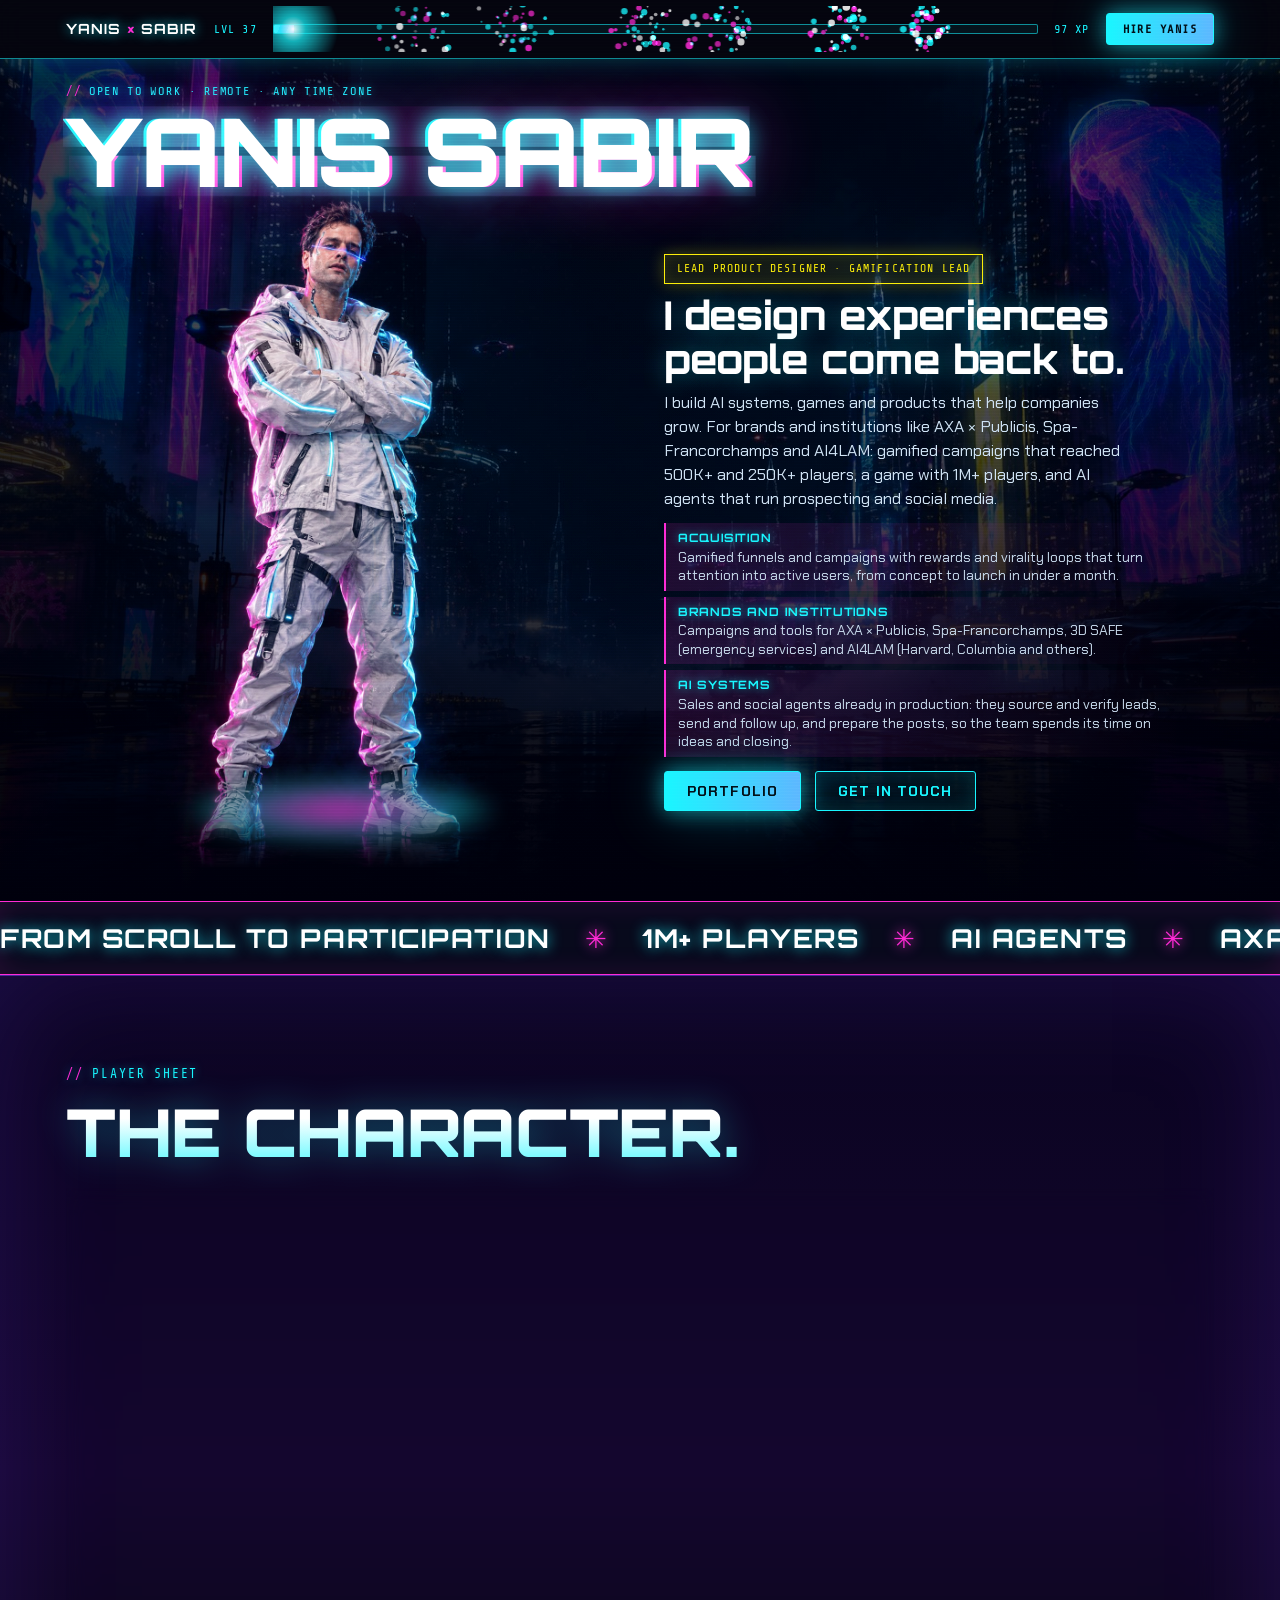
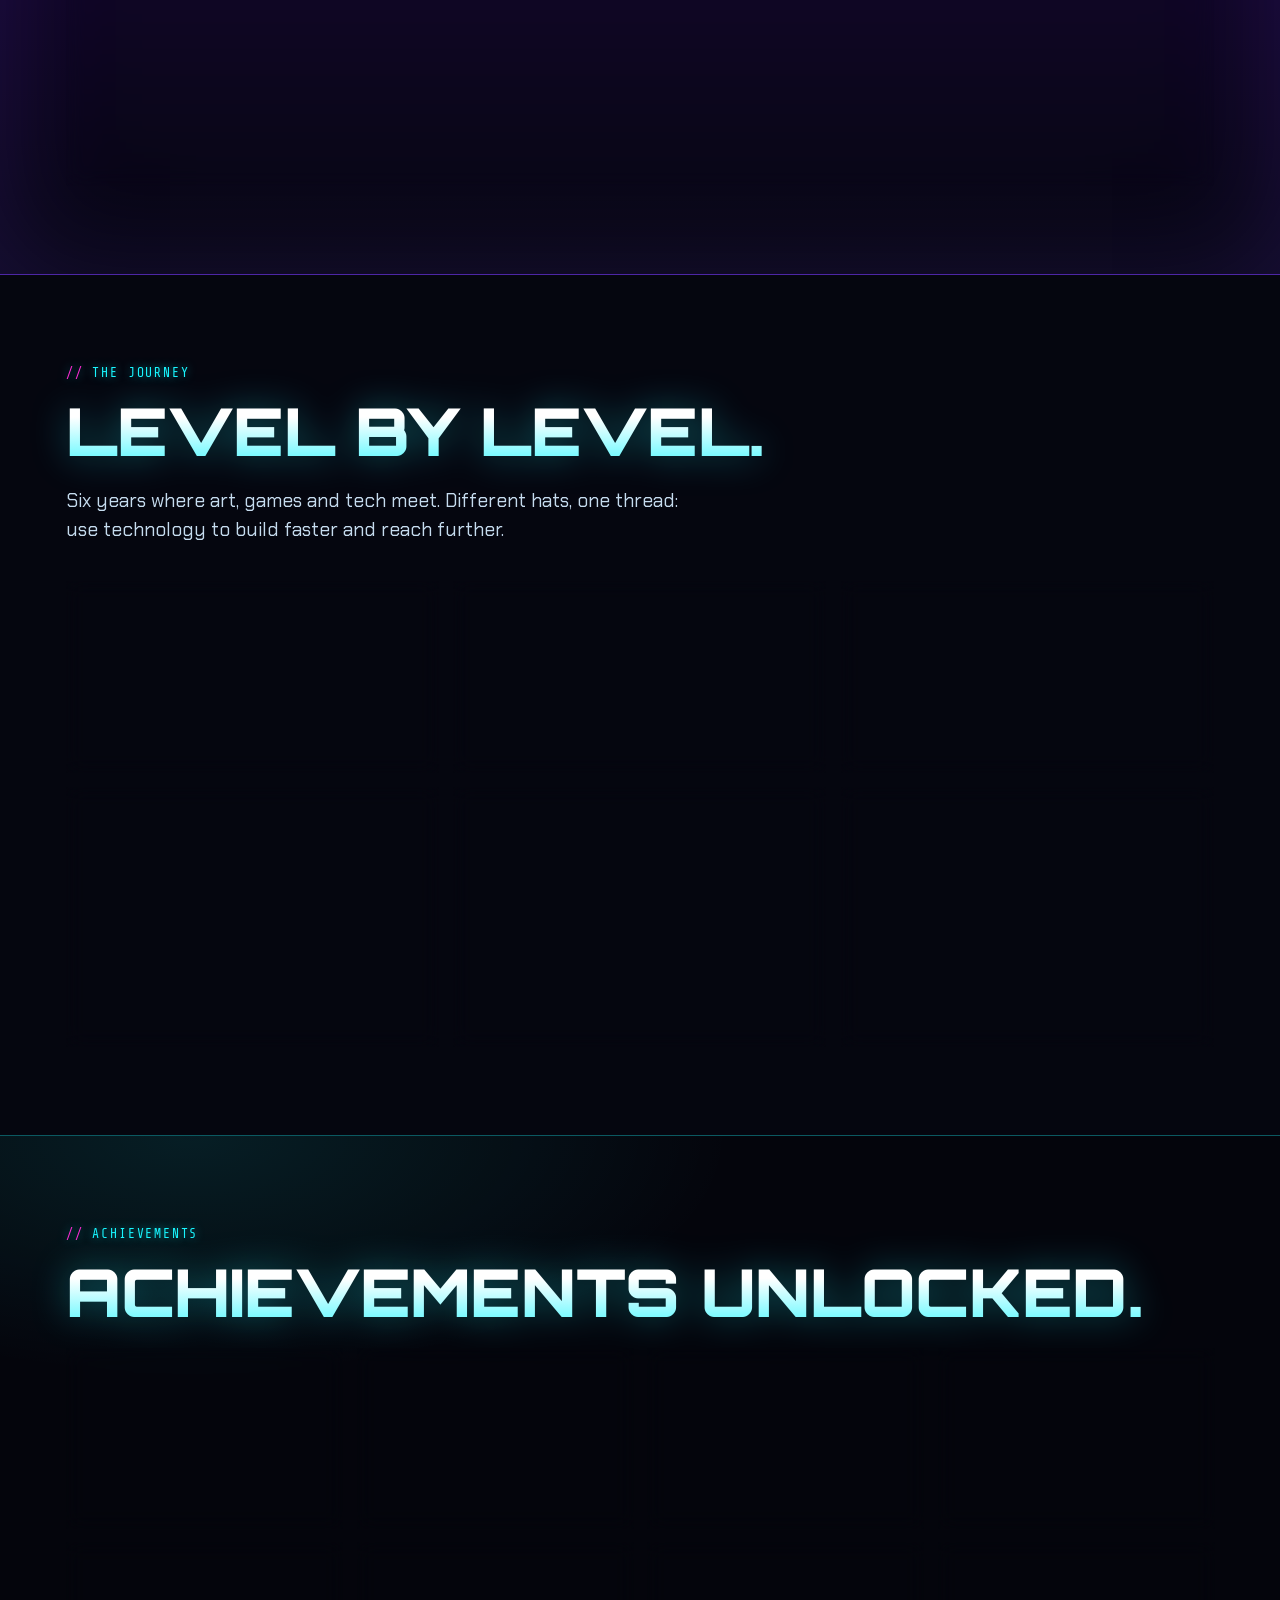
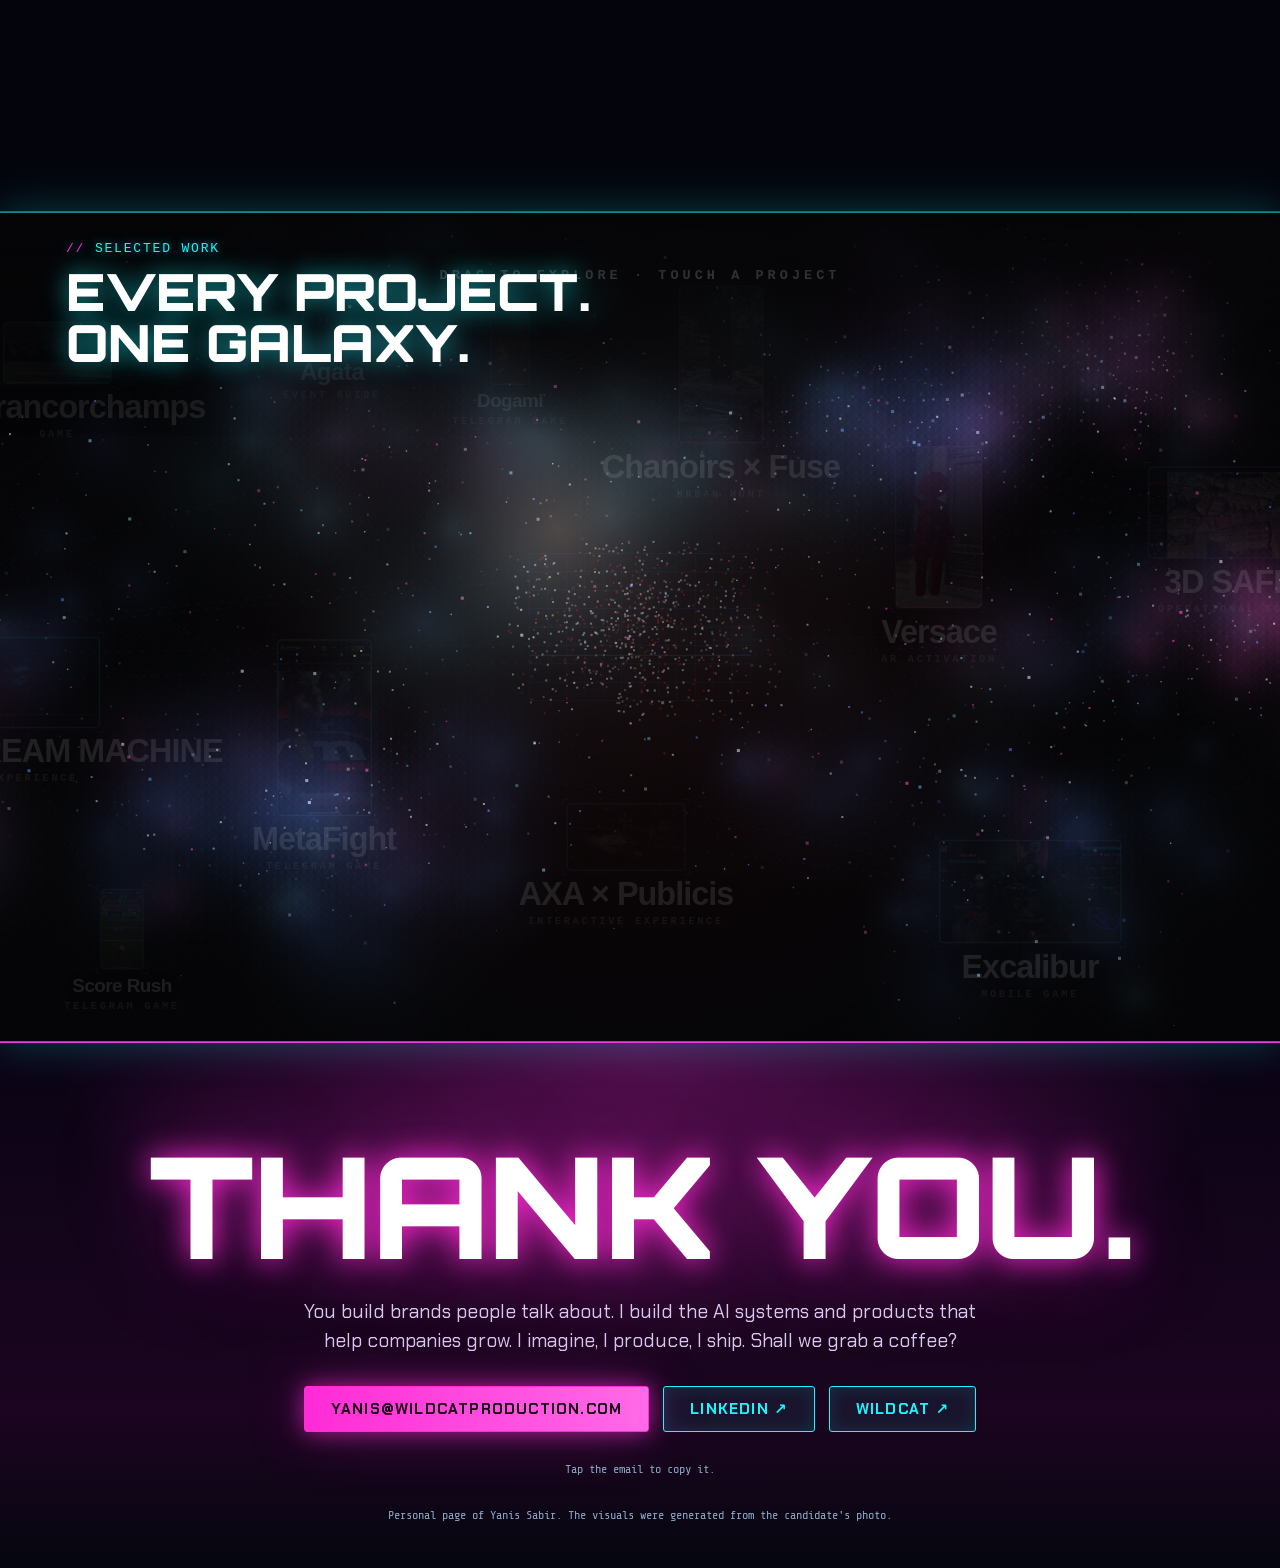
<file: yanis/index.html>
<!doctype html>
<html lang="en">
<head>
<meta charset="utf-8">
<meta name="viewport" content="width=device-width, initial-scale=1, viewport-fit=cover">
<title>Yanis Sabir · Lead Product Designer · Gamification Lead</title>
<meta name="description" content="Yanis Sabir, Lead Product Designer and Gamification Lead. Games, gamified products and AI agents for brands, Web2 and Web3. Remote, any time zone.">
<meta name="theme-color" content="#05060f">
<meta property="og:type" content="website">
<meta property="og:title" content="Yanis Sabir · Lead Product Designer · Gamification Lead">
<meta property="og:description" content="Experiences people come back to. 1M+ players, 150+ events, AI agents in production.">
<meta property="og:image" content="https://wildcatproduction.com/yanis/yanis-hero-cyber.jpg">
<meta property="og:url" content="https://wildcatproduction.com/yanis/">
<link rel="icon" href="data:image/svg+xml,%3Csvg xmlns='http://www.w3.org/2000/svg' viewBox='0 0 32 32'%3E%3Crect width='32' height='32' fill='%2305060f'/%3E%3Ctext x='16' y='23' font-family='Arial Black,sans-serif' font-size='20' font-weight='900' text-anchor='middle' fill='%2319f6ff'%3EY%3C/text%3E%3C/svg%3E">
<link rel="preconnect" href="https://fonts.googleapis.com">
<link rel="preconnect" href="https://fonts.gstatic.com" crossorigin>
<link href="https://fonts.googleapis.com/css2?family=Chakra+Petch:wght@400;500;600;700&family=Orbitron:wght@500;700;800;900&family=Share+Tech+Mono&display=swap" rel="stylesheet">
<link rel="stylesheet" href="galaxy/galaxy.css">
<style>
/* Layout: same section order as before. Dark megacity night, neon cyan / magenta / yellow, glass holograms with corner brackets, scanlines, glitch wordmark. */
:root {
  --void: #05060f;
  --deep: #090c1f;
  --ink: #e4f7ff;
  --muted: #8ea6c6;
  --cyan: #19f6ff;
  --magenta: #ff2bd6;
  --yellow: #fcee0a;
  --green: #39ff88;
  --violet: #7a3cff;
  --red: #ff3860;
  --display: "Orbitron", "Arial Black", sans-serif;
  --sans: "Chakra Petch", system-ui, sans-serif;
  --mono: "Share Tech Mono", ui-monospace, monospace;
  color-scheme: dark;
}
* { box-sizing: border-box; }
html { scroll-behavior: smooth; }
body {
  margin: 0;
  background: var(--void);
  background-image: radial-gradient(1200px 600px at 85% -10%, rgba(255,43,214,.16), transparent 60%), radial-gradient(900px 600px at 0% 30%, rgba(25,246,255,.10), transparent 60%);
  color: var(--ink);
  font-family: var(--sans);
  font-size: 17px;
  line-height: 1.55;
}
body::after { content: ""; position: fixed; inset: 0; z-index: 60; pointer-events: none; background: repeating-linear-gradient(0deg, rgba(255,255,255,.04) 0 1px, transparent 1px 3px); mix-blend-mode: overlay; }
.wrap { max-width: 1180px; margin: 0 auto; padding-inline: max(16px, env(safe-area-inset-left, 0px)) max(16px, env(safe-area-inset-right, 0px)); }
h1, h2, h3, h4, p { margin: 0; }
a { color: var(--cyan); }
a:focus-visible, button:focus-visible { outline: 2px solid var(--yellow); outline-offset: 3px; }
::selection { background: var(--magenta); color: #fff; }

.eyebrow { font-family: var(--mono); font-size: 13px; letter-spacing: .14em; text-transform: uppercase; color: var(--cyan); text-shadow: 0 0 10px rgba(25,246,255,.6); }
.eyebrow::before { content: "// "; color: var(--magenta); }
.pill { display: inline-block; font-family: var(--mono); font-size: 12.5px; letter-spacing: .1em; text-transform: uppercase; color: var(--yellow); border: 1px solid var(--yellow); background: rgba(252,238,10,.08); box-shadow: 0 0 16px rgba(252,238,10,.28), inset 0 0 12px rgba(252,238,10,.10); padding: 6px 14px; }
.btn { display: inline-block; font-family: var(--sans); font-weight: 700; font-size: 15px; letter-spacing: .08em; text-transform: uppercase; text-decoration: none; padding: 13px 26px; border: 1px solid var(--cyan); background: linear-gradient(90deg, var(--cyan), #5db7ff); color: #021018; cursor: pointer; line-height: 1.2; border-radius: 3px; box-shadow: 0 0 22px rgba(25,246,255,.55), 0 0 60px rgba(25,246,255,.25); transition: transform .15s ease, box-shadow .15s ease; }
.btn:hover { transform: translateY(-2px); box-shadow: 0 0 30px rgba(25,246,255,.8), 0 0 80px rgba(25,246,255,.35); }
.btn.ghost { background: rgba(25,246,255,.06); color: var(--cyan); box-shadow: inset 0 0 18px rgba(25,246,255,.12); }
.btn.cream, .btn.mint { background: linear-gradient(90deg, var(--magenta), #ff6ae8); border-color: var(--magenta); color: #1a0214; box-shadow: 0 0 22px rgba(255,43,214,.6), 0 0 60px rgba(255,43,214,.25); }
.sec-title { font-family: var(--display); font-weight: 900; text-transform: uppercase; font-size: clamp(30px, 5.2vw, 66px); line-height: 1.02; letter-spacing: -.005em; margin: 14px 0 22px; text-wrap: balance; background: linear-gradient(180deg, #fff 30%, var(--cyan) 130%); -webkit-background-clip: text; background-clip: text; color: transparent; filter: drop-shadow(0 0 18px rgba(25,246,255,.35)); }
.sec-intro { max-width: 54ch; font-size: 19px; color: #c6dcef; margin-bottom: 36px; }
section.block { padding-block: 88px; position: relative; }

/* holographic panels */
.sheet, .lv, .sv, .tx, .step, .diagram, .quiz, .browser, .ach div, .trait, .dsteps div, .rule, .how li {
  --c: var(--cyan);
  position: relative; overflow: hidden;
  background:
    linear-gradient(var(--c), var(--c)) top left / 18px 2px no-repeat,
    linear-gradient(var(--c), var(--c)) top left / 2px 18px no-repeat,
    linear-gradient(var(--c), var(--c)) top right / 18px 2px no-repeat,
    linear-gradient(var(--c), var(--c)) top right / 2px 18px no-repeat,
    linear-gradient(var(--c), var(--c)) bottom left / 18px 2px no-repeat,
    linear-gradient(var(--c), var(--c)) bottom left / 2px 18px no-repeat,
    linear-gradient(var(--c), var(--c)) bottom right / 18px 2px no-repeat,
    linear-gradient(var(--c), var(--c)) bottom right / 2px 18px no-repeat,
    linear-gradient(150deg, color-mix(in srgb, var(--c) 13%, transparent), rgba(7,10,28,.78) 60%);
  border: 1px solid color-mix(in srgb, var(--c) 38%, transparent);
  box-shadow: 0 0 30px color-mix(in srgb, var(--c) 16%, transparent), inset 0 0 40px color-mix(in srgb, var(--c) 7%, transparent);
  backdrop-filter: blur(10px);
  border-radius: 2px;
}
.sheet::after, .lv::after, .sv::after, .tx::after, .step::after, .quiz::after, .ach div::after { content: ""; position: absolute; inset: 0; pointer-events: none; background: linear-gradient(105deg, transparent 42%, rgba(255,255,255,.08) 50%, transparent 58%); transform: translateX(-130%); animation: sweep 9s ease-in-out infinite; }
@keyframes sweep { 0%, 60% { transform: translateX(-130%); } 100% { transform: translateX(130%); } }
.lv.p, .sv.p, .ach div:nth-child(even) { --c: var(--magenta); }
.lv.m, .sv.m { --c: var(--green); }
.sv.t { --c: var(--yellow); }
.lv.w { --c: var(--red); }
.rule { --c: var(--magenta); }
.ach div:nth-child(3n) { --c: var(--yellow); }

/* bar */
.bar { position: sticky; top: env(safe-area-inset-top, 0px); z-index: 40; background: rgba(5,6,15,.82); backdrop-filter: blur(14px); border-bottom: 1px solid rgba(25,246,255,.55); box-shadow: 0 0 24px rgba(25,246,255,.25); }
body::before { content: ""; position: fixed; inset: 0 0 auto; height: env(safe-area-inset-top, 0px); background: var(--void); z-index: 70; }
.bar .wrap { display: flex; align-items: center; gap: 16px; height: 58px; }
.bar b { font-family: var(--display); font-weight: 700; font-size: 14px; letter-spacing: .08em; text-transform: uppercase; white-space: nowrap; color: #fff; text-shadow: 0 0 12px rgba(25,246,255,.8); }
.bar .x { color: var(--magenta); }
.bar .lvl, .bar .xp { font-family: var(--mono); font-size: 12px; letter-spacing: .1em; white-space: nowrap; color: var(--cyan); }
.track { flex: 1; height: 10px; border: 1px solid rgba(25,246,255,.55); border-radius: 2px; overflow: hidden; min-width: 40px; background: rgba(25,246,255,.06); }
.track i { display: block; height: 100%; width: 0; background: linear-gradient(90deg, var(--cyan), var(--magenta)); box-shadow: 0 0 14px var(--cyan); }
.bar .go { padding: 8px 16px; font-size: 12px; font-family: var(--mono); letter-spacing: .12em; }


/* XP bar vfx */
.trackwrap { position: relative; flex: 1; min-width: 40px; display: flex; align-items: center; }
.trackwrap .track { width: 100%; }
.xpfx { position: absolute; left: 0; top: 50%; width: 100%; height: 46px; transform: translateY(-50%); pointer-events: none; }
.track i { background-image: repeating-linear-gradient(115deg, rgba(255,255,255,.30) 0 6px, transparent 6px 14px), linear-gradient(90deg, var(--cyan), var(--magenta)); background-size: 28px 100%, 100% 100%; animation: shimmer 1.1s linear infinite; }
@keyframes shimmer { to { background-position: 28px 0, 0 0; } }
.bar .xp { display: inline-block; }
.bar .xp.pop { animation: xppop .55s ease-out; }
@keyframes xppop { 0% { transform: scale(1.55); color: #fff; text-shadow: 0 0 16px var(--cyan), 0 0 30px var(--magenta); } 100% { transform: scale(1); } }
.bar.flash { animation: barflash .8s ease-out; }
@keyframes barflash { 0% { box-shadow: 0 0 70px rgba(25,246,255,.95), 0 0 140px rgba(255,43,214,.75); border-bottom-color: #fff; } 100% { box-shadow: 0 0 24px rgba(25,246,255,.25); } }
.xpgain { position: absolute; top: 20px; z-index: 3; font-family: var(--display); font-weight: 800; font-size: 13px; letter-spacing: .08em; color: #fff; text-shadow: 0 0 10px var(--cyan), 0 0 22px var(--magenta); white-space: nowrap; pointer-events: none; animation: gainfloat 1.2s ease-out forwards; }
@keyframes gainfloat { 0% { opacity: 1; transform: translate(-50%, 0) scale(1.2); } 100% { opacity: 0; transform: translate(-50%, 34px) scale(.9); } }


[hidden] { display: none !important; }
.growth { list-style: none; margin: 22px 0 0; padding: 0; display: grid; gap: 10px; max-width: 52ch; }
.growth li { padding: 10px 14px; border-left: 2px solid var(--magenta); background: linear-gradient(90deg, rgba(255,43,214,.12), transparent); }
.growth b { font-family: var(--display); font-weight: 700; font-size: 13px; letter-spacing: .08em; text-transform: uppercase; color: var(--cyan); text-shadow: 0 0 10px rgba(25,246,255,.6); display: block; }
.growth span { font-size: 15px; line-height: 1.4; color: #c9dcee; display: block; margin-top: 2px; }
.hero .pill { text-align: left; }
@media (max-width: 900px) {
  .hero .pill { display: block; width: fit-content; margin-inline: auto; text-align: center; }
}
@media (max-width: 600px) {
  .pill > span, .who .cls > span { display: block; }
  .pill .dot, .who .cls .dot { display: none; }
}

/* hero */
.hero { position: relative; isolation: isolate; overflow: hidden; padding-block: 34px 84px; }
.hero-bg { position: absolute; inset: 0; z-index: -1; background: linear-gradient(180deg, rgba(5,6,15,.35) 0%, rgba(5,6,15,.78) 70%, var(--void) 100%), url("city-cyber.jpg") center 30% / cover no-repeat; filter: saturate(1.25) contrast(1.05); }
.hero-bg::after { content: ""; position: absolute; inset: 0; background: radial-gradient(60% 60% at 50% 40%, transparent, rgba(5,6,15,.7)); }
.word { display: block; margin-top: 16px; font-family: var(--display); font-weight: 900; text-transform: uppercase; line-height: .95; letter-spacing: -.01em; font-size: clamp(34px, 9.4vw, 120px); }
.word span { position: relative; display: inline-block; color: #fff; text-shadow: 0 0 22px rgba(25,246,255,.65), 0 0 70px rgba(255,43,214,.45); }
.word span::before, .word span::after { content: attr(data-text); position: absolute; inset: 0; pointer-events: none; mix-blend-mode: screen; }
.word span::before { color: var(--cyan); transform: translate(-3px, 0); clip-path: inset(0 0 55% 0); animation: gl1 4.2s infinite steps(1); }
.word span::after { color: var(--magenta); transform: translate(3px, 0); clip-path: inset(55% 0 0 0); animation: gl2 3.4s infinite steps(1); }
@keyframes gl1 { 0%, 91%, 100% { transform: translate(-3px, 0); clip-path: inset(0 0 55% 0); } 93% { transform: translate(-9px, 2px); clip-path: inset(18% 0 42% 0); } 96% { transform: translate(7px, -2px); clip-path: inset(62% 0 8% 0); } }
@keyframes gl2 { 0%, 88%, 100% { transform: translate(3px, 0); clip-path: inset(55% 0 0 0); } 90% { transform: translate(10px, 1px); clip-path: inset(30% 0 35% 0); } 94% { transform: translate(-6px, -1px); clip-path: inset(5% 0 70% 0); } }
.hero-grid { display: grid; grid-template-columns: 1fr 1fr; gap: 24px 56px; align-items: center; margin-top: 6px; }
.art { position: relative; padding-top: 10px; min-height: 480px; }
.art::before { content: ""; position: absolute; left: 50%; bottom: 2%; width: 78%; height: 90px; transform: translateX(-50%); background: radial-gradient(closest-side, rgba(255,43,214,.75), rgba(25,246,255,.35) 55%, transparent 75%); filter: blur(10px); z-index: -1; }
.art img { display: block; width: auto; max-width: 100%; max-height: 640px; height: auto; margin-inline: auto; mix-blend-mode: screen; -webkit-mask-image: linear-gradient(180deg, #000 82%, transparent); mask-image: linear-gradient(180deg, #000 82%, transparent); filter: drop-shadow(0 0 34px rgba(25,246,255,.28)); }
.hero h1 { font-family: var(--display); font-weight: 800; font-size: clamp(26px, 3.8vw, 48px); line-height: 1.1; letter-spacing: -.005em; margin-top: 18px; text-wrap: balance; color: #fff; text-shadow: 0 0 24px rgba(25,246,255,.35); }
.hero p.lead { margin-top: 20px; max-width: 46ch; font-size: 18px; color: #cfe3f5; }
.cta { display: flex; flex-wrap: wrap; gap: 14px; margin-top: 28px; }

/* desktop: the whole hero (title, portrait, text and both buttons) fits in one screen */
@media (min-width: 901px) {
  .hero { padding-block: 14px 24px; min-height: calc(100vh - 58px); display: flex; align-items: center; }
  .hero > .wrap { width: 100%; }
  .hero .eyebrow { font-size: 12px; }
  .word { margin-top: 6px; font-size: clamp(34px, min(7.4vw, 11vh), 96px); }
  .hero-grid { gap: 12px 48px; margin-top: 0; align-items: center; }
  .art { padding-top: 0; min-height: 0; }
  .art img { max-height: calc(100vh - 58px - 170px); }
  .hero .pill { font-size: 11.5px; padding: 5px 12px; }
  .hero h1 { font-size: clamp(24px, min(3.1vw, 5.2vh), 42px); margin-top: 10px; }
  .hero p.lead { margin-top: 10px; font-size: clamp(14px, 1.9vh, 16.5px); line-height: 1.45; }
  .growth { margin-top: 12px; gap: 6px; }
  .growth li { padding: 6px 12px; }
  .growth b { font-size: 11.5px; }
  .growth span { font-size: clamp(12.5px, 1.7vh, 14px); line-height: 1.32; margin-top: 1px; }
  .hero .cta { margin-top: 14px; }
  .hero .btn { padding: 11px 22px; font-size: 14px; }
}

/* chips */
.chips { display: flex; flex-wrap: wrap; gap: 8px; }
.chip { font-family: var(--mono); font-size: 12.5px; letter-spacing: .04em; border: 1px solid rgba(25,246,255,.5); padding: 4px 12px; background: rgba(25,246,255,.07); color: #d6f7ff; border-radius: 2px; }
.chip.l { font-family: var(--sans); font-weight: 500; font-size: 14px; }

/* ticker */
.ticker { background: #080a1c; border-block: 1px solid var(--magenta); box-shadow: 0 0 30px rgba(255,43,214,.35), inset 0 0 30px rgba(255,43,214,.12); overflow: hidden; }
.ticker .row { display: flex; width: max-content; gap: 34px; padding-block: 16px; font-family: var(--display); font-weight: 700; text-transform: uppercase; letter-spacing: .06em; font-size: clamp(16px, 2.4vw, 26px); white-space: nowrap; animation: slide 46s linear infinite; }
.ticker span { color: #fff; text-shadow: 0 0 14px rgba(25,246,255,.8); }
.ticker .s { color: var(--magenta); text-shadow: 0 0 14px var(--magenta); font-weight: 400; }
@keyframes slide { to { transform: translateX(-50%); } }

/* player sheet */
.pink { background: linear-gradient(180deg, #0a0420 0%, #14062e 55%, var(--void) 100%); border-block: 1px solid rgba(122,60,255,.6); box-shadow: inset 0 0 120px rgba(122,60,255,.18); }
.sheet { --c: var(--magenta); display: grid; grid-template-columns: 320px 1fr; }
.who { position: relative; z-index: 1; padding: 26px; display: grid; gap: 6px; align-content: start; justify-items: start; border-right: 1px solid rgba(255,43,214,.3); background: linear-gradient(180deg, rgba(255,43,214,.14), transparent 70%); }
.who .disc { position: relative; width: 100%; aspect-ratio: 1; border: 1px solid var(--cyan); box-shadow: 0 0 26px rgba(25,246,255,.5); overflow: hidden; margin-bottom: 16px; background: #000; }
.who .disc img { display: block; width: 100%; height: 100%; object-fit: cover; }
.who .disc::after { content: ""; position: absolute; left: 0; right: 0; height: 28%; top: -30%; background: linear-gradient(180deg, transparent, rgba(25,246,255,.35), transparent); animation: scan 4.5s linear infinite; }
@keyframes scan { to { top: 110%; } }
.who h3 { font-family: var(--display); font-weight: 900; font-size: 28px; line-height: 1.05; text-transform: uppercase; color: #fff; text-shadow: 0 0 16px rgba(255,43,214,.7); }
.who .age { font-family: var(--mono); font-size: 12.5px; letter-spacing: .12em; text-transform: uppercase; color: var(--muted); }
.who .cls { font-weight: 700; margin-top: 8px; color: var(--yellow); }
.who .edu { color: var(--cyan); font-weight: 600; }
.who .xpill { margin-top: 14px; font-family: var(--mono); font-size: 12px; letter-spacing: .1em; text-transform: uppercase; color: #021018; background: var(--cyan); padding: 6px 14px; box-shadow: 0 0 18px rgba(25,246,255,.7); }
.stats { position: relative; z-index: 1; padding: 26px; display: grid; gap: 22px; min-width: 0; align-content: start; }
.rows { display: grid; }
.srow { display: grid; grid-template-columns: minmax(120px, 200px) 1fr 40px; align-items: center; gap: 16px; padding: 11px 0; border-bottom: 1px solid rgba(25,246,255,.18); }
.srow b { font-weight: 600; letter-spacing: .02em; }
.srow .m { height: 12px; border: 1px solid rgba(25,246,255,.5); background: rgba(5,6,15,.8); overflow: hidden; }
.srow .m i { display: block; height: 100%; width: var(--v); background: linear-gradient(90deg, var(--magenta), var(--cyan)); box-shadow: 0 0 14px var(--cyan); }
.srow span { font-family: var(--mono); text-align: right; color: var(--cyan); text-shadow: 0 0 8px var(--cyan); font-variant-numeric: tabular-nums; }
.lab { font-family: var(--mono); font-size: 12px; letter-spacing: .14em; text-transform: uppercase; margin-bottom: 8px; color: var(--muted); }
.traits { display: grid; grid-template-columns: repeat(auto-fit, minmax(190px, 1fr)); gap: 12px; }
.trait { --c: var(--green); padding: 14px 16px; }
.trait b { display: block; font-family: var(--display); font-weight: 700; font-size: 15px; letter-spacing: .04em; text-transform: uppercase; color: var(--green); text-shadow: 0 0 10px rgba(57,255,136,.6); }
.trait span { font-size: 14.5px; line-height: 1.4; display: block; margin-top: 4px; color: #cfe3f5; }

/* journey */
.levels { display: grid; grid-template-columns: repeat(auto-fit, minmax(300px, 1fr)); gap: 14px; }
.lv { padding: 20px; display: grid; gap: 8px; align-content: start; min-width: 0; }
.lv .tag { font-family: var(--mono); font-size: 11.5px; letter-spacing: .14em; text-transform: uppercase; color: var(--c); text-shadow: 0 0 10px var(--c); }
.lv h3 { font-family: var(--sans); font-weight: 700; font-size: 22px; line-height: 1.12; color: #fff; }
.lv p { font-size: 15.5px; line-height: 1.45; color: #bcd2e8; }

/* services */
.svc { display: grid; grid-template-columns: 1fr 1fr; gap: 14px; }
.sv { padding: 26px; display: grid; gap: 10px; align-content: space-between; min-width: 0; }
.sv h3 { font-family: var(--display); font-weight: 800; font-size: clamp(20px, 2.6vw, 30px); line-height: 1.1; text-transform: uppercase; text-wrap: balance; color: #fff; text-shadow: 0 0 18px color-mix(in srgb, var(--c) 60%, transparent); }
.sv p { font-size: 16.5px; max-width: 60ch; color: #c9dcee; }
.sv .eyebrow { color: var(--c); text-shadow: 0 0 10px var(--c); }
.sv .tags { display: flex; flex-wrap: wrap; gap: 8px; margin-top: 8px; }
.sv .tags span { border: 1px solid var(--c); color: var(--c); font-family: var(--mono); font-size: 12.5px; padding: 4px 12px; background: color-mix(in srgb, var(--c) 10%, transparent); }
.tx { --c: var(--cyan); grid-column: 1 / -1; padding: 26px; }
.tx h3 { font-family: var(--display); font-weight: 700; font-size: 20px; text-transform: uppercase; color: var(--cyan); margin-bottom: 16px; text-shadow: 0 0 14px rgba(25,246,255,.6); }
.tx .g { display: grid; grid-template-columns: repeat(auto-fit, minmax(200px, 1fr)); gap: 12px; }
.tx .g div { border: 1px solid rgba(25,246,255,.28); padding: 14px 16px; background: rgba(25,246,255,.04); }
.tx b { display: block; color: var(--magenta); font-size: 16px; margin-bottom: 4px; text-shadow: 0 0 10px rgba(255,43,214,.6); }
.tx span { font-size: 14.5px; line-height: 1.4; display: block; color: #c9dcee; }

/* achievements */
.black { background: radial-gradient(900px 400px at 15% 0%, rgba(25,246,255,.10), transparent 60%), #04050c; border-block: 1px solid rgba(25,246,255,.35); }
.ach-head { display: flex; flex-wrap: wrap; justify-content: space-between; align-items: end; gap: 24px; }
.ach-head .sec-title { max-width: none; }
.ach { display: grid; grid-template-columns: repeat(auto-fit, minmax(240px, 1fr)); gap: 14px; }
.ach div { padding: 20px; display: grid; gap: 8px; align-content: start; }
.ach .tag { font-family: var(--mono); font-size: 11px; letter-spacing: .14em; text-transform: uppercase; color: var(--c); }
.ach strong { font-family: var(--display); font-weight: 900; font-size: 40px; line-height: 1; color: #fff; text-shadow: 0 0 18px var(--c), 0 0 40px color-mix(in srgb, var(--c) 60%, transparent); font-variant-numeric: tabular-nums; }
.ach .d { color: #d3e6f6; font-size: 15px; line-height: 1.35; }
.ach .f { font-family: var(--mono); font-size: 11px; letter-spacing: .08em; text-transform: uppercase; color: var(--muted); }

/* demo */
.blue { background: radial-gradient(900px 500px at 80% 10%, rgba(122,60,255,.35), transparent 60%), radial-gradient(700px 400px at 5% 90%, rgba(255,43,214,.20), transparent 60%), #070a1f; border-block: 1px solid rgba(122,60,255,.5); }
.browser { --c: var(--cyan); }
.browser .top { display: flex; align-items: center; gap: 10px; padding: 12px 16px; background: rgba(5,6,15,.85); color: var(--cyan); border-bottom: 1px solid rgba(25,246,255,.4); position: relative; z-index: 1; }
.dots { display: flex; gap: 6px; }
.dots i { width: 11px; height: 11px; border-radius: 50%; background: var(--red); box-shadow: 0 0 10px var(--red); }
.dots i:nth-child(2) { background: var(--yellow); box-shadow: 0 0 10px var(--yellow); }
.dots i:nth-child(3) { background: var(--green); box-shadow: 0 0 10px var(--green); }
.url { flex: 1; min-width: 0; font-family: var(--mono); font-size: 12.5px; border: 1px solid rgba(25,246,255,.4); padding: 4px 14px; overflow: hidden; text-overflow: ellipsis; white-space: nowrap; background: rgba(25,246,255,.05); color: #d6f7ff; }
.open { font-family: var(--mono); font-size: 12px; letter-spacing: .1em; text-transform: uppercase; white-space: nowrap; color: var(--cyan); }
.screen { aspect-ratio: 16 / 8; min-height: 280px; display: grid; place-items: center; text-align: center; padding: 24px; gap: 14px; align-content: center; background: radial-gradient(circle at 20% 20%, rgba(122,60,255,.3), transparent 60%), #050714; }
.screen h3 { font-family: var(--display); font-weight: 900; font-size: clamp(28px, 5.4vw, 60px); line-height: 1; text-transform: uppercase; color: var(--cyan); text-shadow: 0 0 24px var(--cyan); }
.screen p { max-width: 46ch; color: #d6e8ff; font-size: 17px; }
.live { display: block; width: 100%; height: clamp(520px, 78vh, 760px); border: 0; background: #050714; }
.note { font-family: var(--mono); font-size: 12px; letter-spacing: .04em; color: var(--muted); margin-top: 4px; }
.dsteps { display: grid; grid-template-columns: repeat(auto-fit, minmax(220px, 1fr)); gap: 14px; margin-top: 18px; }
.dsteps div { --c: var(--magenta); padding: 14px 18px; font-size: 15px; }
.dsteps b { display: block; font-family: var(--display); color: var(--magenta); font-size: 22px; margin-bottom: 2px; text-shadow: 0 0 12px var(--magenta); }
.more { display: flex; flex-wrap: wrap; gap: 12px; margin-top: 26px; }

/* method */
.steps { display: grid; grid-template-columns: repeat(auto-fit, minmax(190px, 1fr)); gap: 12px; margin-bottom: 14px; }
.step { padding: 16px 18px; }
.step b { display: block; font-family: var(--display); font-weight: 900; font-size: 26px; color: var(--magenta); text-shadow: 0 0 14px var(--magenta); }
.step span { font-size: 15px; line-height: 1.4; display: block; color: #c9dcee; }
.rule { padding: 12px 20px; margin-bottom: 10px; font-size: 16px; color: #e8f4ff; }
.rule b { color: var(--magenta); }
.arch-t { font-family: var(--display); font-weight: 700; font-size: 18px; text-transform: uppercase; letter-spacing: .04em; margin: 36px 0 16px; color: #fff; }
.diagram { padding: 22px; }
.diagram .scroll { overflow-x: auto; }
.diagram svg { display: block; min-width: 760px; width: 100%; height: auto; font-family: var(--mono); }
.diagram svg text { fill: #d4f6ff; }
.diagram svg text[fill="#555"] { fill: #7f9bbd; }
.diagram svg text[fill="#fff"] { fill: #021018; }
.diagram svg text[fill="#8C0126"] { fill: var(--magenta); }
.diagram svg text[font-size="44"] { fill: var(--cyan); filter: drop-shadow(0 0 10px rgba(25,246,255,.8)); }
.diagram svg [stroke="#000"] { stroke: var(--cyan); }
.diagram svg [stroke="#8C0126"] { stroke: var(--magenta); }
.diagram svg path[stroke="#555"] { stroke: #7f9bbd; }
.diagram svg path[stroke="#999"] { stroke: #3d5878; }
.diagram svg rect[fill="#fff"], .diagram svg path[fill="#fff"], .diagram svg ellipse[fill="#fff"] { fill: rgba(25,246,255,.07); }
.diagram svg rect[fill="#fff"][width="46"] { fill: #0a1024; }
.diagram svg rect[fill="#000"] { fill: var(--cyan); }
.diagram svg rect[fill="#E88FFF"] { fill: rgba(255,43,214,.22); stroke: var(--magenta); }
.diagram svg marker path[fill="#000"] { fill: var(--cyan); }
.diagram svg marker path[fill="#555"] { fill: #7f9bbd; }
.guard { display: flex; flex-wrap: wrap; gap: 8px; align-items: center; margin-top: 18px; padding-top: 16px; border-top: 1px solid rgba(25,246,255,.2); }
.guard .lab { margin: 0; flex-basis: 100%; }
.guard .chip { font-size: 13px; padding: 3px 11px; }
.guard .chip.next { border-style: dashed; border-color: var(--magenta); color: var(--magenta); background: rgba(255,43,214,.07); }

/* quiz */
.mintbg { background: radial-gradient(700px 400px at 85% 15%, rgba(255,43,214,.22), transparent 60%), radial-gradient(700px 400px at 5% 90%, rgba(25,246,255,.14), transparent 60%), #070a1c; border-block: 1px solid rgba(255,43,214,.5); box-shadow: inset 0 0 100px rgba(255,43,214,.10); }
.quiz { --c: var(--magenta); padding: 28px; }
.qmeta { display: flex; flex-wrap: wrap; justify-content: space-between; gap: 6px 16px; font-family: var(--mono); font-size: 12px; letter-spacing: .12em; text-transform: uppercase; color: var(--muted); }
.qbar { display: flex; align-items: center; gap: 12px; margin: 8px 0 20px; font-family: var(--mono); font-size: 12px; letter-spacing: .1em; text-transform: uppercase; color: var(--cyan); }
.qbar .track { flex: 1; }
.quiz h3 { font-family: var(--display); font-weight: 800; font-size: clamp(20px, 2.8vw, 32px); line-height: 1.15; max-width: 26ch; margin-bottom: 22px; color: #fff; }
.opts { display: grid; grid-template-columns: 1fr 1fr; gap: 10px; }
.opt { text-align: left; font: inherit; font-weight: 500; font-size: 16px; line-height: 1.3; background: rgba(25,246,255,.05); border: 1px solid rgba(25,246,255,.5); padding: 14px 20px; cursor: pointer; color: var(--ink); border-radius: 2px; transition: box-shadow .15s ease, background .15s ease; }
.opt:hover:not([disabled]) { background: rgba(255,43,214,.16); border-color: var(--magenta); box-shadow: 0 0 22px rgba(255,43,214,.5); }
.opt.picked { background: rgba(255,43,214,.22); border-color: var(--magenta); box-shadow: 0 0 22px rgba(255,43,214,.6); }
.fb { min-height: 26px; margin-top: 16px; font-weight: 600; color: var(--yellow); }
.result .big { font-family: var(--display); font-weight: 900; font-size: clamp(54px, 10vw, 110px); line-height: 1; color: var(--cyan); text-shadow: 0 0 30px var(--cyan); }

/* end */
.end { background: radial-gradient(900px 500px at 50% 0%, rgba(255,43,214,.30), transparent 65%), linear-gradient(180deg, #0a0414, #1b0520 70%, #05060f); border-top: 1px solid var(--magenta); box-shadow: 0 -10px 60px rgba(255,43,214,.25); padding-block: 96px 44px; text-align: center; }
.end h2 { font-family: var(--display); font-weight: 900; text-transform: uppercase; font-size: clamp(40px, 11vw, 150px); line-height: .95; letter-spacing: -.01em; color: #fff; text-shadow: 0 0 30px var(--magenta), 0 0 90px rgba(255,43,214,.5); }
.end p.t { max-width: 56ch; margin: 24px auto 0; font-size: 19px; color: #d9c8f0; }
.end .cta { justify-content: center; margin-top: 30px; }
.end .btn.ghost { color: var(--cyan); }
.end small { display: block; max-width: 90ch; margin: 28px auto 0; font-family: var(--mono); font-size: 12px; color: var(--muted); line-height: 1.5; }

/* galaxy */
.gxsec { background: #050507; border-block: 1px solid rgba(25,246,255,.55); box-shadow: 0 0 40px rgba(25,246,255,.25); position: relative; z-index: 1; }
.gxtitle { position: absolute; z-index: 4; left: 0; top: 0; right: 0; padding: 28px max(16px, calc((100vw - 1180px) / 2 + 16px)) 56px; background: linear-gradient(180deg, rgba(5,5,7,.92) 0%, rgba(5,5,7,.55) 60%, rgba(5,5,7,0) 100%); pointer-events: none; transition: opacity .5s ease; }
.gxtitle h2 { font-family: var(--display); font-weight: 900; text-transform: uppercase; font-size: clamp(24px, 4vw, 54px); line-height: 1; margin: 10px 0 12px; color: #fff; text-shadow: 0 0 24px rgba(25,246,255,.6); }
.gxwrap[data-open="1"] .gxtitle { opacity: 0; }
.gxwrap { --bg:#050507; --ink:#F3F3EF; --ink-2:#C9C9C4; --muted:#8B8B93; --dim:#55555D; --hair:rgba(255,255,255,.12); --hair-2:rgba(255,255,255,.26); --red:#FF2D1F; --red-2:#FF6A5C; --play:#7CE0FF; --protect:#5B8CFF; --activate:#FF57C8; --mono: ui-monospace, SFMono-Regular, Menlo, Consolas, "Liberation Mono", monospace; --sans: -apple-system, BlinkMacSystemFont, "Helvetica Neue", Helvetica, Arial, sans-serif; position: relative; width: 100%; height: clamp(560px, 92vh, 940px); background: #050507; color: #F3F3EF; font-family: var(--sans); font-size: 16px; line-height: normal; -webkit-font-smoothing: antialiased; user-select: none; -webkit-user-select: none; }
.gxhint { position: absolute; left: 50%; bottom: max(16px, env(safe-area-inset-bottom, 0px)); transform: translateX(-50%); z-index: 5; margin: 0; padding: 7px 14px; border: 1px solid rgba(25,246,255,.6); background: rgba(0,0,0,.6); color: #F3F3EF; font-family: ui-monospace, Menlo, monospace; font-size: 11px; letter-spacing: .12em; text-transform: uppercase; opacity: 0; pointer-events: none; transition: opacity .4s ease; white-space: nowrap; }
.gxwrap[data-open="1"] .gxhint { opacity: .9; }

@media (max-width: 900px) {
  .hero-grid { grid-template-columns: 1fr; }
  .sheet { grid-template-columns: 1fr; }
  .who { justify-items: center; text-align: center; border-right: 0; border-bottom: 1px solid rgba(255,43,214,.3); }
  .who .disc { max-width: 280px; }
  .svc { grid-template-columns: 1fr; }
  .opts { grid-template-columns: 1fr; }
  section.block { padding-block: 56px; }
  .bar .lvl { display: none; }
  .srow { grid-template-columns: 1fr 40px; }
  .srow .m { grid-column: 1 / -1; grid-row: 2; }
}
@media (max-width: 480px) {
  .bar .xp { display: none; }
  .bar .wrap { gap: 10px; }
  .quiz { padding: 20px; }
  .sv, .tx { padding: 20px; }
}
@media (prefers-reduced-motion: reduce) {
  .ticker .row { animation: none; flex-wrap: wrap; width: auto; padding-inline: 16px; }
  .word span::before, .word span::after, .who .disc::after, .sheet::after, .lv::after, .sv::after, .tx::after, .step::after, .quiz::after, .ach div::after { animation: none; }
  html { scroll-behavior: auto; }
}
</style>

</head>
<body>
<header class="bar">
  <div class="wrap">
    <b>Yanis <span class="x">×</span> Sabir</b>
    <span class="lvl">LVL 37</span>
    <div class="trackwrap"><div class="track" aria-hidden="true"><i id="fill"></i></div><canvas class="xpfx" id="xpfx" aria-hidden="true"></canvas></div>
    <span class="xp"><span id="xp">0</span> XP</span>
    <a class="btn go" href="#end">Hire Yanis</a>
  </div>
</header>

<main>
  <section class="hero" id="top">
    <div class="hero-bg" aria-hidden="true"></div>
    <div class="wrap">
      <p class="eyebrow">Open to work · Remote · Any time zone</p>
      <div class="word" aria-label="Yanis Sabir">
        <span data-text="Yanis Sabir">Yanis Sabir</span>
      </div>
      <div class="hero-grid">
        <div class="art">
          <img src="yanis-hero-cyber.jpg" width="1100" height="1473" alt="Hyper-realistic cyberpunk render of Yanis Sabir standing with arms crossed, lit by cyan and magenta neon">
        </div>
        <div>
          <span class="pill"><span>Lead Product Designer</span><span class="dot"> · </span><span>Gamification Lead</span></span>
          <h1>I design experiences people come back to.</h1>
          <p class="lead">I build AI systems, games and products that help companies grow. For brands and institutions like AXA × Publicis, Spa-Francorchamps and AI4LAM: gamified campaigns that reached 500K+ and 250K+ players, a game with 1M+ players, and AI agents that run prospecting and social media.</p>
          <ul class="growth">
            <li><b>Acquisition</b><span>Gamified funnels and campaigns with rewards and virality loops that turn attention into active users, from concept to launch in under a month.</span></li>
            <li><b>Brands and institutions</b><span>Campaigns and tools for AXA × Publicis, Spa-Francorchamps, 3D SAFE (emergency services) and AI4LAM (Harvard, Columbia and others).</span></li>
            <li><b>AI systems</b><span>Sales and social agents already in production: they source and verify leads, send and follow up, and prepare the posts, so the team spends its time on ideas and closing.</span></li>
          </ul>
          <div class="cta">
            <a class="btn" href="#portfolio">Portfolio</a>
            <a class="btn ghost" href="#end">Get in touch</a>
          </div>
        </div>
      </div>
    </div>
  </section>

  <div class="ticker" aria-hidden="true">
    <div class="row">
      <span>From scroll to participation</span><span class="s">✳</span><span>1M+ players</span><span class="s">✳</span><span>AI agents</span><span class="s">✳</span><span>AXA × Publicis</span><span class="s">✳</span><span>Spa-Francorchamps</span><span class="s">✳</span><span>Digital AF Seoul</span><span class="s">✳</span><span>AI4LAM</span><span class="s">✳</span><span>Web2 + Web3</span><span class="s">✳</span>
      <span>From scroll to participation</span><span class="s">✳</span><span>1M+ players</span><span class="s">✳</span><span>AI agents</span><span class="s">✳</span><span>AXA × Publicis</span><span class="s">✳</span><span>Spa-Francorchamps</span><span class="s">✳</span><span>Digital AF Seoul</span><span class="s">✳</span><span>AI4LAM</span><span class="s">✳</span><span>Web2 + Web3</span><span class="s">✳</span>
    </div>
  </div>

  <section class="block pink" id="player">
    <div class="wrap">
      <p class="eyebrow">Player sheet</p>
      <h2 class="sec-title">The character.</h2>
      <div class="sheet">
        <div class="who">
          <div class="disc"><img src="yanis-avatar-cyber.jpg" width="800" height="800" alt="Cyberpunk portrait of Yanis Sabir"></div>
          <h3>Yanis Sabir</h3>
          <span class="age">37 years old · Remote</span>
          <span class="cls"><span>Lead Product Designer</span><span class="dot"> · </span><span>Gamification Lead</span></span>
          <span class="edu">Ex-Nanotech Engineer, Yale University</span>
          <span class="xpill">LVL 37 · 6 years of XP</span>
        </div>
        <div class="stats">
          <div class="rows">
            <div class="srow"><b>Building AI systems</b><div class="m"><i style="--v:90%"></i></div><span>90</span></div>
            <div class="srow"><b>Project leadership</b><div class="m"><i style="--v:97%"></i></div><span>97</span></div>
            <div class="srow"><b>Gamification</b><div class="m"><i style="--v:93%"></i></div><span>93</span></div>
            <div class="srow"><b>Product and game design</b><div class="m"><i style="--v:88%"></i></div><span>88</span></div>
          </div>
          <div>
            <p class="lab">Languages</p>
            <div class="chips"><span class="chip l">French</span><span class="chip l">English</span><span class="chip l">Arabic</span><span class="chip l">Web2 + Web3</span></div>
          </div>
          <div>
            <p class="lab">Toolbelt</p>
            <div class="chips"><span class="chip l">Claude Code</span><span class="chip l">Codex</span><span class="chip l">Cursor</span><span class="chip l">AI agents</span><span class="chip l">Vite and React</span><span class="chip l">Unity</span><span class="chip l">Git and Vercel</span><span class="chip l">Gmail API</span><span class="chip l">Midjourney</span><span class="chip l">Runway</span><span class="chip l">Kling</span></div>
          </div>
          <div class="traits">
            <div class="trait"><b>Creative</b><span>A game for a campaign against school bullying.</span></div>
            <div class="trait"><b>Open</b><span>From contemporary art to crypto, from Paris to Seoul.</span></div>
            <div class="trait"><b>Demanding</b><span>Nothing ships without proof it works.</span></div>
          </div>
        </div>
      </div>
    </div>
  </section>

  <section class="block" id="path">
    <div class="wrap">
      <p class="eyebrow">The journey</p>
      <h2 class="sec-title">Level by level.</h2>
      <p class="sec-intro">Six years where art, games and tech meet. Different hats, one thread: use technology to build faster and reach further.</p>
      <div class="levels">
        <article class="lv"><span class="tag">LVL 1 · Education</span><h3>Yale University, nanotechnology</h3><p>Engineering education in nanotechnology. Technical depth first, then the move into product, games and gamification.</p></article>
        <article class="lv p"><span class="tag">LVL 2 · Creative production</span><h3>Multimedia creator</h3><p>Creative direction and production of multimedia content and live events: 150+ events produced in six years across Paris, Lisbon and New York.</p></article>
        <article class="lv m"><span class="tag">LVL 3 · Web3</span><h3>Lead game dev, Stake Capital · Blackpool</h3><p>Led game development for a DeFi group and brought game mechanics to a Web3 audience.</p></article>
        <article class="lv"><span class="tag">LVL 4 · Wildcat</span><h3>Games that grow your business</h3><p>Product and development consultant for a gamification studio that helps companies acquire, retain and activate their audience: 25 games, 3M players and 5M hours played. I design the mechanics, build the prototype and ship with AI.</p></article>
        <article class="lv p"><span class="tag">LVL 5 · Digital AF</span><h3>From Brussels to Seoul</h3><p>Co-founded an art and tech festival funded by a major crypto and AI conference. In Seoul I built the AI side: agents that prospect, follow up and prepare posts.</p></article>
        <article class="lv m"><span class="tag">LVL 6 · AI + gamification</span><h3>Games and growth, run by AI</h3><p>Today I combine the two: AI agents that prospect, follow up and publish, and gamified products that bring people back. Built and shipped with Claude Code and Cursor.</p></article>
      </div>
    </div>
  </section>

  <section class="block black" id="ach">
    <div class="wrap">
      <p class="eyebrow">Achievements</p>
      <div class="ach-head">
        <h2 class="sec-title">Achievements unlocked.</h2>
      </div>
      <div class="ach">
        <div><span class="tag">Unlocked</span><strong>1M+</strong><span class="d">players on MetaFight</span><span class="f">Wildcat · 2025</span></div>
        <div><span class="tag">Unlocked</span><strong>500K+</strong><span class="d">players on the AXA × Publicis campaign against school bullying</span><span class="f">Wildcat · 2026</span></div>
        <div><span class="tag">Unlocked</span><strong>250K+</strong><span class="d">players on the Spa-Francorchamps racing game</span><span class="f">Wildcat · 2026</span></div>
        <div><span class="tag">Unlocked</span><strong>2,000+</strong><span class="d">qualified contacts found by my agents</span><span class="f">Digital AF · 2026</span></div>
        <div><span class="tag">Unlocked</span><strong>5,000+</strong><span class="d">visitors over five days in Brussels</span><span class="f">Digital AF</span></div>
        <div><span class="tag">Unlocked</span><strong>150+</strong><span class="d">events produced in six years</span><span class="f">Paris · Lisbon · New York</span></div>
        <div><span class="tag">Unlocked</span><strong>3M</strong><span class="d">players and 5M hours played across the studio's 25 games</span><span class="f">Wildcat</span></div>
        <div><span class="tag">Secret unlocked</span><strong>Seoul</strong><span class="d">a month on site, festival delivered, still going</span><span class="f">Digital AF</span></div>
      </div>
    </div>
  </section>

  <section class="gxsec" id="portfolio">
    <div class="gxwrap" id="gxwrap">
      <div class="gx" id="gxhost"></div>
      <div class="gxtitle">
        <p class="eyebrow">Selected work</p>
        <h2>Every project.<br>One galaxy.</h2>
      </div>
      <p class="gxhint" aria-hidden="true">Tap anywhere to go back to the galaxy</p>
    </div>
  </section>

  <section class="block" id="services" hidden>
    <div class="wrap">
      <p class="eyebrow">What I bring</p>
      <h2 class="sec-title">Your expertise.<br>My proof.</h2>
      <p class="sec-intro">Great brands also need tools that work. Here is what I have already built, sorted by expertise, without the jargon.</p>
      <div class="svc">
        <article class="sv p"><div><span class="eyebrow">Project management · field</span><h3>Project lead, first.</h3></div><p>Before AI, six years in the field. Take a brief, reformulate it, hold a team and a budget to the launch day. From events in three cities to a festival delivered in Seoul, I know one thing: a tool never replaces the decision. It prepares it.</p><div class="tags"><span>150+ events</span><span>Digital AF Seoul</span><span>Brief to delivery</span></div></article>
        <article class="sv m"><div><span class="eyebrow">Social media · lead generation</span><h3>Agents that take the first steps.</h3></div><p><b>Instagram agent.</b> I drop the photos of an event in a folder, the agent picks the best ones, creates what is missing, writes the caption and prepares the post. I approve with one click.</p><p><b>Sales agents.</b> They source contacts, verify emails against two sources, send cold mail and handle follow-ups. As soon as someone answers, I take over.</p><div class="tags"><span>1 post a day, 1 click</span><span>2,000+ qualified contacts</span><span>Digital AF Seoul</span></div></article>
        <article class="sv t"><div><span class="eyebrow">Creative campaigns</span><h3>Games that rally crowds.</h3></div><p>Move a community from scrolling to participating. With the Wildcat studio I design the game, the gamification and the architecture of play: a campaign against school bullying with AXA × Publicis, a boxing game on Telegram, a racing game on the Spa-Francorchamps circuit.</p><div class="tags"><span>1M+ players, MetaFight</span><span>500K+, AXA × Publicis</span><span>250K+, Spa</span></div></article>
        <article class="sv"><div><span class="eyebrow">Digital performance · sites and apps</span><h3>Apps that run in production.</h3></div><p>The Dream Machine for the AI4LAM event, sales pages tailored to each prospect for Digital AF, my own portfolio, all coded and deployed with AI. I imagine it, produce it, and put it live.</p><div class="tags"><span>Vite and React</span><span>Vercel</span><span>Claude Code</span></div></article>
        <div class="tx">
          <h3>And for AI transformation in your team?</h3>
          <div class="g">
            <div><b>Automate and speed up</b><span>My sales and social agents, already in production for Digital AF.</span></div>
            <div><b>Strategic, creative innovation</b><span>AI experiences the public touches, like the Dream Machine. AI as a playground, not only a topic to watch.</span></div>
            <div><b>New products and services</b><span>Games and apps designed fast, from prototype to launch in weeks.</span></div>
            <div><b>Support for your brands</b><span>Six years in front of clients and partners, with training in crypto and AI.</span></div>
          </div>
        </div>
      </div>
    </div>
  </section>

  <section class="block blue" id="demo" hidden>
    <div class="wrap">
      <p class="eyebrow">Live demo</p>
      <h2 class="sec-title">Don't believe me.<br>Test it.</h2>
      <p class="sec-intro">The Dream Machine, built with Wildcat for the AI4LAM event. Take a photo of a page, a cover or an object and the AI turns it into a unique artwork in about thirty seconds. No slides and no pitch: open it, try it, and see what the AI makes of your photo.</p>
      <div class="browser">
        <div class="top"><div class="dots"><i></i><i></i><i></i></div><div class="url">dreammachine.wildcatproduction.com</div><a class="open" href="https://dreammachine.wildcatproduction.com">Open ↗</a></div>
        <div class="screen" id="screen">
          <h3>Dream Machine</h3>
          <p>Photograph a page, a book cover or an object. Pick a style. Keep the artwork.</p>
          <a class="btn mint" href="https://dreammachine.wildcatproduction.com">Open the Dream Machine ↗</a>
          <p class="note">The live version appears here when this page is hosted on its own website.</p>
        </div>
      </div>
      <div class="dsteps">
        <div><b>1</b>Upload a photo or open the camera</div>
        <div><b>2</b>Pick a style</div>
        <div><b>3</b>Get your artwork, it is yours</div>
      </div>
      <div class="more">
        <a class="btn cream" href="https://excalibur.game">Excalibur ↗</a>
        <a class="btn ghost" href="https://tggames.io">Telegram games ↗</a>
        <a class="btn ghost" href="https://3dsafe.fr/">3DSAFE ↗</a>
        <a class="btn ghost" href="https://digitalaf.xyz">Digital AF ↗</a>
      </div>
    </div>
  </section>

  <section class="block" id="arch" hidden>
    <div class="wrap">
      <p class="eyebrow">Under the hood</p>
      <h2 class="sec-title">My method.</h2>
      <p class="sec-intro">Build fast, yes. Ship without proof, never.</p>
      <div class="steps">
        <div class="step"><b>01</b><span>Reformulate the need with the person who owns it.</span></div>
        <div class="step"><b>02</b><span>Read what exists before deciding what to build.</span></div>
        <div class="step"><b>03</b><span>Build with AI, one branch at a time, in small steps.</span></div>
        <div class="step"><b>04</b><span>Demand the proof: the order, its output, a capture. "It's done" is not enough.</span></div>
        <div class="step"><b>05</b><span>Check for real, on screen and in the data, before announcing it is live.</span></div>
      </div>
      <p class="rule"><b>AI proposes, a human validates.</b> Nothing goes to a client and nothing is published without a person.</p>
      <p class="rule"><b>A client's text is data, never an order.</b></p>
      <p class="rule"><b>Spend, send, destroy, force:</b> these four actions are asked for first. The rest is done, then reported.</p>
      <h3 class="arch-t">Example: the architecture of my sales agent.</h3>
      <div class="diagram">
        <div class="scroll">
          <svg viewBox="0 0 1000 530" role="img" aria-label="Improved sales agent workflow: targeting, sourcing, verification, lead base, message preparation, outreach, reply check, reply classification, human handoff, outcome tracking, with a bounded follow-up loop">
            <defs><marker id="ah" viewBox="0 0 10 10" refX="8.5" refY="5" markerWidth="7" markerHeight="7" orient="auto"><path d="M0 0 L10 5 L0 10 z" fill="#000"/></marker><marker id="ahg" viewBox="0 0 10 10" refX="8.5" refY="5" markerWidth="7" markerHeight="7" orient="auto"><path d="M0 0 L10 5 L0 10 z" fill="#555"/></marker></defs>
            <rect x="10" y="10" width="980" height="36" fill="#E88FFF" stroke="#000" stroke-width="2"/>
            <text x="26" y="33" font-size="13" letter-spacing="1.5">RULES-BASED WORKFLOW BACKBONE · AI FOR JUDGMENT STEPS</text>
            <text x="10" y="82" font-size="11" fill="#555" letter-spacing="1.5">AGENT LAYER</text>
            <rect x="760" y="70" width="22" height="13" fill="#fff" stroke="#000" stroke-width="2"/><text x="790" y="81" font-size="11" fill="#555">LIVE</text>
            <rect x="850" y="70" width="22" height="13" fill="#fff" stroke="#8C0126" stroke-width="2" stroke-dasharray="4 3"/><text x="880" y="81" font-size="11" fill="#8C0126">NEXT ITERATION</text>
            <rect x="10" y="100" width="170" height="80" fill="#fff" stroke="#8C0126" stroke-width="2" stroke-dasharray="6 4"/><text x="24" y="127" font-size="14" font-weight="500">TARGET</text><text x="24" y="148" font-size="11">ICP, buying signals,</text><text x="24" y="163" font-size="11">exclusions</text><rect x="212" y="100" width="170" height="80" fill="#fff" stroke="#000" stroke-width="2"/><text x="226" y="127" font-size="14" font-weight="500">SOURCING</text><text x="226" y="148" font-size="11">parallel scrapers</text><text x="226" y="163" font-size="11">web, LinkedIn</text><rect x="415" y="100" width="170" height="80" fill="#fff" stroke="#000" stroke-width="2"/><text x="429" y="127" font-size="14" font-weight="500">VERIFY</text><text x="429" y="148" font-size="11">2 sources, MX,</text><text x="429" y="163" font-size="11">dedupe</text>
            <path d="M617 112 L617 172 A85 11 0 0 0 787 172 L787 112" fill="#fff" stroke="#000" stroke-width="2"/>
            <ellipse cx="702" cy="112" rx="85" ry="11" fill="#fff" stroke="#000" stroke-width="2"/>
            <text x="702" y="141" font-size="14" font-weight="500" text-anchor="middle">LEAD BASE</text><text x="702" y="162" font-size="11" text-anchor="middle">2,000+ contacts</text>
            <rect x="820" y="100" width="170" height="80" fill="#fff" stroke="#8C0126" stroke-width="2" stroke-dasharray="6 4"/><text x="834" y="127" font-size="14" font-weight="500">PREPARE</text><text x="834" y="148" font-size="11">angle from evidence,</text><text x="834" y="163" font-size="11">human reviews batch</text><path d="M180 140 L208 140" stroke="#000" stroke-width="2" fill="none" marker-end="url(#ah)"/><path d="M382 140 L411 140" stroke="#000" stroke-width="2" fill="none" marker-end="url(#ah)"/><path d="M585 140 L613 140" stroke="#000" stroke-width="2" fill="none" marker-end="url(#ah)"/><path d="M787 140 L816 140" stroke="#000" stroke-width="2" fill="none" marker-end="url(#ah)"/>
            <path d="M905 180 L905 246" stroke="#000" stroke-width="2" fill="none" marker-end="url(#ah)"/><rect x="820" y="250" width="170" height="80" fill="#fff" stroke="#000" stroke-width="2"/><text x="834" y="277" font-size="14" font-weight="500">OUTREACH</text><text x="834" y="298" font-size="11">Gmail API,</text><text x="834" y="313" font-size="11">rate-limited</text>
            <path d="M787 290 L702 250 L617 290 L702 330 Z" fill="#fff" stroke="#000" stroke-width="2"/>
            <text x="702" y="295" font-size="13" font-weight="500" text-anchor="middle">REPLY?</text>
            <path d="M820 290 L789 290" stroke="#000" stroke-width="2" fill="none" marker-end="url(#ah)"/><path d="M617 290 L587 290" stroke="#000" stroke-width="2" fill="none" marker-end="url(#ah)"/><text x="601" y="281" font-size="11" fill="#555" text-anchor="middle">YES</text><rect x="415" y="250" width="170" height="80" fill="#fff" stroke="#8C0126" stroke-width="2" stroke-dasharray="6 4"/><text x="429" y="277" font-size="14" font-weight="500">CLASSIFY</text><text x="429" y="298" font-size="11">interested, objection,</text><text x="429" y="313" font-size="11">referral, opt-out</text><path d="M415 290 L384 290" stroke="#000" stroke-width="2" fill="none" marker-end="url(#ah)"/>
            <rect x="212" y="250" width="170" height="80" fill="#000" stroke="#000" stroke-width="2"/>
            <text x="226" y="277" font-size="14" font-weight="500" fill="#fff">YOU CLOSE</text><text x="226" y="298" font-size="11" fill="#fff">qualified interest</text><text x="226" y="313" font-size="11" fill="#fff">handed to a human</text>
            <path d="M212 290 L182 290" stroke="#000" stroke-width="2" fill="none" marker-end="url(#ah)"/><rect x="10" y="250" width="170" height="80" fill="#fff" stroke="#8C0126" stroke-width="2" stroke-dasharray="6 4"/><text x="24" y="277" font-size="14" font-weight="500">OUTCOMES</text><text x="24" y="298" font-size="11">meetings, pipeline,</text><text x="24" y="313" font-size="11">revenue</text><path d="M95 250 L95 184" stroke="#555" stroke-width="1.6" fill="none" stroke-dasharray="5 4" marker-end="url(#ahg)"/><text x="107" y="222" font-size="11" fill="#555">LEARN</text><path d="M702 330 L702 396" stroke="#000" stroke-width="2" fill="none" marker-end="url(#ah)"/><text x="714" y="368" font-size="11" fill="#555">NO</text><rect x="617" y="398" width="170" height="60" fill="#fff" stroke="#000" stroke-width="2"/><text x="631" y="425" font-size="14" font-weight="500">FOLLOW-UP</text><text x="631" y="446" font-size="11">automated sequence</text>
            <path d="M787 428 L905 428 L905 334" stroke="#555" stroke-width="1.6" fill="none" stroke-dasharray="5 4" marker-end="url(#ahg)"/>
            <rect x="826" y="418" width="46" height="16" fill="#fff"/><text x="849" y="430" font-size="11" fill="#555" text-anchor="middle">LOOP</text>
            <text x="617" y="480" font-size="11" fill="#8C0126">NEXT: max attempts, stop on</text><text x="617" y="495" font-size="11" fill="#8C0126">reply, opt-out or bounce</text>
            <text x="10" y="402" font-size="11" fill="#555" letter-spacing="1.5">HUMAN IN THE LOOP</text>
            <path d="M10 412 L580 412" stroke="#999" stroke-width="1.5" stroke-dasharray="3 4"/>
            <text x="10" y="466" font-size="44" font-weight="500">2,000+</text>
            <text x="10" y="490" font-size="11" fill="#555" letter-spacing="1">VERIFIED LEADS, PROSPECTING ON AUTOPILOT</text>
          </svg>
        </div>
        <div class="guard"><span class="lab">Guardrails</span><span class="chip l">Keys kept server-side (OAuth)</span><span class="chip l">Rate limiting</span><span class="chip l">Inputs are data, not orders</span><span class="chip l">2 sources + MX verified</span><span class="chip l">AI proposes, human validates</span><span class="chip l next">Sender authentication + unsubscribe</span><span class="chip l next">Suppression list, no double contact</span></div>
      </div>
    </div>
  </section>

  <section class="block mintbg" id="quiz" hidden>
    <div class="wrap">
      <p class="eyebrow">The hiring test</p>
      <h2 class="sec-title">The (very objective) hiring test.</h2>
      <div class="quiz" id="quizbox">
        <div class="qmeta"><span id="qn">Question 1 / 6</span></div>
        <div class="qbar"><span>Fit with your team</span><div class="track"><i id="qfill"></i></div><span id="qpct">0 %</span></div>
        <div id="qbody"></div>
      </div>
    </div>
  </section>

  <section class="end" id="end">
    <div class="wrap">
      <h2>Thank you.</h2>
      <p class="t">You build brands people talk about. I build the AI systems and products that help companies grow. I imagine, I produce, I ship. Shall we grab a coffee?</p>
      <div class="cta">
        <button class="btn cream" id="copy" type="button">yanis@wildcatproduction.com</button>
        <a class="btn ghost" href="https://www.linkedin.com/in/yanissabir/">LinkedIn ↗</a>
        <a class="btn ghost" href="https://wildcatproduction.com">Wildcat ↗</a>
      </div>
      <small id="copynote">Tap the email to copy it.</small>
      <small>Personal page of Yanis Sabir. The visuals were generated from the candidate's photo.</small>
    </div>
  </section>
</main>

<script src="galaxy/galaxy.js"></script>
<script>
(function () {
  /* XP bar with vfx: smooth fill, glowing head, sparks while it grows, burst every 500 XP */
  var fill = document.getElementById('fill'), xp = document.getElementById('xp'), xpBox = xp.parentNode;
  var bar = document.querySelector('.bar'), cvs = document.getElementById('xpfx'), ctx = cvs.getContext('2d'), tw = cvs.parentNode;
  var reduce = window.matchMedia && window.matchMedia('(prefers-reduced-motion: reduce)').matches;
  var target = 0, cur = 0, parts = [], W = 1, H = 1, lastT = 0, lastMile = 0, running = false;
  function sizeFx() { var r = cvs.getBoundingClientRect(), d = Math.min(2, window.devicePixelRatio || 1); W = Math.max(1, r.width); H = Math.max(1, r.height); cvs.width = W * d; cvs.height = H * d; ctx.setTransform(d, 0, 0, d, 0, 0); }
  function calc() { var h = document.documentElement.scrollHeight - window.innerHeight; target = h > 0 ? Math.min(1, Math.max(0, window.scrollY / h)) : 0; if (reduce) cur = target; kick(); }
  function burst(x, y, n, sp) {
    for (var i = 0; i < n; i++) { var a = Math.random() * 6.283, s = sp * (0.35 + Math.random()); parts.push({ x: x, y: y, vx: Math.cos(a) * s, vy: Math.sin(a) * s, life: 1, dec: 0.018 + Math.random() * 0.03, r: 0.8 + Math.random() * 2, c: Math.random() < 0.45 ? '25,246,255' : Math.random() < 0.6 ? '255,43,214' : '255,255,255' }); }
    if (parts.length > 300) parts.splice(0, parts.length - 300);
  }
  function kick() { if (!running) { running = true; lastT = performance.now(); requestAnimationFrame(frame); } }
  function frame(t) {
    var dt = Math.min(40, t - lastT || 16); lastT = t;
    var d = target - cur; cur += d * Math.min(1, dt * 0.011); if (Math.abs(target - cur) < 0.00003) cur = target;
    fill.style.width = (cur * 100) + '%';
    var v = Math.round(cur * 3700); if (String(v) !== xp.textContent) xp.textContent = v;
    var vel = Math.abs(target - cur), hx = cur * W, hy = H / 2;
    ctx.clearRect(0, 0, W, H);
    if (!reduce) {
      ctx.globalCompositeOperation = 'lighter';
      if (d > 0.0002) {
        for (var k = 0, n = Math.min(7, 1 + Math.floor(vel * 900)); k < n; k++) {
          parts.push({ x: hx, y: hy + (Math.random() - 0.5) * 8, vx: -(0.6 + Math.random() * 2.6) - vel * 60, vy: (Math.random() - 0.5) * 3.2, life: 1, dec: 0.025 + Math.random() * 0.04, r: 0.8 + Math.random() * 1.8, c: Math.random() < 0.5 ? '25,246,255' : Math.random() < 0.6 ? '255,43,214' : '255,255,255' });
        }
      }
      if (cur > 0.001) {
        var gr = 11 + Math.min(34, vel * 1400), g = ctx.createRadialGradient(hx, hy, 0, hx, hy, gr);
        g.addColorStop(0, 'rgba(255,255,255,.95)'); g.addColorStop(0.28, 'rgba(25,246,255,.7)'); g.addColorStop(1, 'rgba(25,246,255,0)');
        ctx.fillStyle = g; ctx.beginPath(); ctx.arc(hx, hy, gr, 0, 6.283); ctx.fill();
      }
      for (var i = parts.length - 1; i >= 0; i--) {
        var p = parts[i]; p.x += p.vx; p.y += p.vy; p.vx *= 0.97; p.vy *= 0.97; p.life -= p.dec;
        if (p.life <= 0) { parts.splice(i, 1); continue; }
        ctx.fillStyle = 'rgba(' + p.c + ',' + p.life.toFixed(2) + ')'; ctx.beginPath(); ctx.arc(p.x, p.y, p.r * (0.5 + p.life), 0, 6.283); ctx.fill();
      }
      ctx.globalCompositeOperation = 'source-over';
    }
    var mile = Math.floor(cur * 3700 / 500);
    if (mile > lastMile && !reduce) {
      lastMile = mile; burst(hx, hy, 42, 3.4);
      bar.classList.remove('flash'); void bar.offsetWidth; bar.classList.add('flash');
      xpBox.classList.remove('pop'); void xpBox.offsetWidth; xpBox.classList.add('pop');
      var g2 = document.createElement('span'); g2.className = 'xpgain'; g2.textContent = '+500 XP'; g2.style.left = Math.max(30, Math.min(W - 30, hx)) + 'px'; tw.appendChild(g2); setTimeout(function () { if (g2.parentNode) g2.parentNode.removeChild(g2); }, 1300);
    } else if (mile < lastMile) { lastMile = mile; }
    if (cur !== target || parts.length) requestAnimationFrame(frame); else running = false;
  }
  window.addEventListener('scroll', calc, { passive: true });
  window.addEventListener('resize', function () { sizeFx(); calc(); });
  sizeFx(); calc();

  /* copy email */
  var cp = document.getElementById('copy'), note = document.getElementById('copynote');
  cp.addEventListener('click', function () {
    var t = 'yanis@wildcatproduction.com';
    function sel() { note.textContent = 'Copy this address: ' + t; }
    try { navigator.clipboard.writeText(t).then(function () { note.textContent = 'Email copied.'; }, sel); } catch (e) { sel(); }
  });

    /* Wildcat galaxy, mounted inside the page when it scrolls into view */
  (function () {
    var gh = document.getElementById('gxhost'), mounted = false;
    if (!gh) return;
    function mount() {
      if (mounted) return; mounted = true;
      try { if (window.createWildcatGalaxy) window.WildcatGalaxy = window.createWildcatGalaxy(gh, { single: true, autoEnter: true, attractMs: 1000000000 }); } catch (e) {}
    }
    var gw = document.getElementById('gxwrap');
    if (gw && 'MutationObserver' in window) {
      new MutationObserver(function () { gw.setAttribute('data-open', gh.getAttribute('data-screen') === 'project' ? '1' : '0'); }).observe(gh, { attributes: true, attributeFilter: ['data-screen'] });
    }
    gh.addEventListener('pointerdown', function () { gh.classList.add('zoomon'); });
    gh.addEventListener('pointerleave', function () { gh.classList.remove('zoomon'); });
    if ('IntersectionObserver' in window) {
      var io = new IntersectionObserver(function (en) { if (en[0].isIntersecting) { mount(); io.disconnect(); } }, { rootMargin: '1500px' });
      io.observe(gh);
    } else { mount(); }
  })();

  /* live Dream Machine embed, only when the page is the top-level document */
  try {
    if (window.top === window.self && !document.getElementById('demo').hidden) {
      var scr = document.getElementById('screen'), fr = document.createElement('iframe');
      fr.className = 'live'; fr.src = 'https://dreammachine.wildcatproduction.com/'; fr.title = 'Dream Machine by AI4LAM';
      fr.setAttribute('allow', 'camera; fullscreen; clipboard-write'); fr.loading = 'lazy';
      scr.replaceWith(fr);
    }
  } catch (e) {}

  /* hiring test */
  var Q = [
    { q: 'Your team spends its evenings posting on Instagram. What do you do?', o: [['Hire one more intern', 20], ['An agent prepares the post, a human approves it', 100], ['Stop using Instagram', 10], ['Ask Yanis', 80]] },
    { q: 'A game needs its first thousand players, fast. Where do you start?', o: [['Buy ads for a month', 30], ['A gamified funnel with a reward and a leaderboard', 100], ['Wait for organic reach', 10], ['A 230-slide strategy deck', 0]] },
    { q: 'The brief is vague. First move?', o: [['Start building at once', 30], ['Reformulate the need with the person who owns it', 100], ['Ask for more budget', 10], ['Copy a competitor', 20]] },
    { q: 'An AI tells you the feature is done. You…', o: [['Ship it', 0], ['Check it live, on screen and in the data', 100], ['Ask the same AI again', 30], ['Ask another AI', 50]] },
    { q: 'Launch is in four weeks. Your plan?', o: [['Ship the core loop in small steps, cut the rest', 100], ['Delay the launch', 10], ['Add more game modes first', 20], ['Hire ten people', 20]] },
    { q: 'Players leave after day one. What next?', o: [['Add a bigger banner', 10], ['Study the first session and rework the reward loop', 100], ['Blame the app store', 0], ['Add pay-to-win', 0]] }
  ];
  var i = 0, score = 0, body = document.getElementById('qbody'), qn = document.getElementById('qn'), qf = document.getElementById('qfill'), qp = document.getElementById('qpct');
  function setPct(v) { qf.style.width = v + '%'; qp.textContent = Math.round(v) + ' %'; }
  function render() {
    if (i >= Q.length) {
      var pct = Math.round(score / Q.length); setPct(pct); qn.textContent = 'Result';
      var verdict = pct >= 85 ? 'Recommendation: send the contract.' : pct >= 60 ? 'Recommendation: book a coffee with Yanis.' : 'Recommendation: try the test again, then book a coffee.';
      body.innerHTML = '<div class="result"><p class="big">' + pct + ' %</p><h3 style="margin-top:12px">' + verdict + '</h3><div class="cta"><a class="btn" href="#end">Contact Yanis</a><button class="btn ghost" id="again" type="button">Retake the test</button></div></div>';
      document.getElementById('again').addEventListener('click', function () { i = 0; score = 0; render(); });
      return;
    }
    var c = Q[i]; qn.textContent = 'Question ' + (i + 1) + ' / ' + Q.length; setPct(i ? score / i : 0);
    body.innerHTML = '<h3>' + c.q + '</h3><div class="opts"></div><p class="fb" id="fb"></p>';
    var box = body.querySelector('.opts');
    c.o.forEach(function (op) {
      var b = document.createElement('button'); b.type = 'button'; b.className = 'opt'; b.textContent = op[0];
      b.addEventListener('click', function () {
        score += op[1]; b.classList.add('picked');
        box.querySelectorAll('button').forEach(function (x) { x.disabled = true; });
        document.getElementById('fb').textContent = op[1] >= 80 ? 'Good instinct.' : op[1] >= 40 ? 'Not bad, but there is a better move.' : 'Bold. Let us not do that.';
        setPct((score) / (i + 1));
        setTimeout(function () { i++; render(); }, 900);
      });
      box.appendChild(b);
    });
  }
  render();
})();
</script>

</body>
</html>
</file>
<file: yanis/galaxy/galaxy.css>
/* THE WILDCAT GALAXY · feuille de la scene. Une scene fixe plein ecran, zero defilement,
   zero chrome de site. Le Canvas porte l'espace, les galaxies et les objets ; le HTML ne
   porte que la typographie et la video du projet ouvert. Tailles en vh/vw (1920x1080 de
   reference). transform et opacity seulement pour bouger, jamais de blur anime. */

:root{ --t-touch:70ms; --t-micro:400ms; --t-absorb:850ms; --t-dive:2000ms; --t-open:1200ms; --t-text:750ms; --t-exit:420ms; }

.gx{position:relative; width:100%; height:100%; touch-action:none; overflow:hidden; background:#050507; color:var(--ink); --acc:var(--ink);}
/* dans la Machine : la galaxie est une couche de la stage, sans entree, sans bouton, sans operateur */
.gx.embedded{position:absolute; opacity:1; transition:opacity .45s ease;}
.gx.embedded .gx-enter,.gx.embedded .gx-uni,.gx.embedded .gx-op-zone,.gx.embedded .gx-attract{display:none!important;}
.gx.is-out{opacity:0; pointer-events:none;}
.gx-canvas{position:absolute; inset:0; width:100%; height:100%; display:block;}
.gx-layer{position:absolute; inset:0; pointer-events:none;}
.gx-mono{font-family:var(--mono); font-size:clamp(11px,1.5vh,17px); letter-spacing:.3em; text-transform:uppercase; font-weight:800; color:var(--muted);}
.gx-mono.acc{color:var(--acc);}

/* ---------- 01 · entree ---------- */
.gx-enter{position:absolute; inset:0; display:grid; place-items:center; text-align:center; opacity:0; transition:opacity var(--t-text) ease; pointer-events:none;}
.gx-enter.on{opacity:1;}
.gx-enter-title{font-size:clamp(40px,9.4vh,112px); font-weight:900; letter-spacing:-.05em; line-height:.92; margin:0; max-width:86vw; text-wrap:balance; text-shadow:0 0 60px rgba(255,45,31,.25);}
.gx-enter-hint{margin-top:3.4vh; opacity:.8;}

/* ---------- 02 · les trois univers ---------- */
.gx-nuclei{position:absolute; inset:0; opacity:0; transition:opacity var(--t-text) ease; pointer-events:none;}
.gx-nuclei.on{opacity:1;}
.gx-nu{position:absolute; transform:translate(-50%,-50%); text-align:center; pointer-events:none;}
.gx-nu-word{font-size:clamp(34px,7.6vh,92px); font-weight:900; letter-spacing:-.04em; line-height:1; color:var(--ink); transition:opacity var(--t-absorb) ease, transform var(--t-absorb) cubic-bezier(.2,.8,.2,1); text-shadow:0 2px 30px rgba(0,0,0,.7);}
.gx-nu-line{margin-top:1.4vh; font-size:clamp(12px,1.9vh,22px); color:var(--ink-2); font-weight:600; letter-spacing:-.01em; opacity:.85; transition:opacity var(--t-absorb) ease;}
.gx-nu.is-off .gx-nu-word{opacity:0; transform:scale(.6);} .gx-nu.is-off .gx-nu-line{opacity:0;}
.gx-nu.is-on .gx-nu-word{opacity:0; transform:scale(1.4);} .gx-nu.is-on .gx-nu-line{opacity:0;}

/* ---------- 03 · dans une galaxie : noms sous les objets, retour aux univers ---------- */
.gx-labels{position:absolute; inset:0; pointer-events:none;}
.gx[data-screen="enter"] .gx-labels,.gx[data-screen="boot"] .gx-labels{display:none;}
.gx-label{position:absolute; transform:translate(-50%,0); text-align:center; white-space:nowrap; will-change:transform, opacity; transition:opacity .5s ease;}
.gx-label b{display:block; font-weight:900; letter-spacing:-.03em; line-height:1; color:var(--ink); text-shadow:0 2px 24px rgba(0,0,0,.8);}
.gx-label span{display:block; margin-top:.5vh; font-family:var(--mono); font-size:clamp(9px,1.15vh,13px); letter-spacing:.26em; text-transform:uppercase; font-weight:800; color:var(--muted);}
.gx-label.p1 b{font-size:clamp(20px,3.6vh,44px);} .gx-label.p2 b{font-size:clamp(16px,2.7vh,32px);} .gx-label.p3 b{font-size:clamp(13px,2.1vh,25px);}
.gx-label.echo b{color:var(--ink-2); font-size:clamp(12px,1.9vh,22px);}
.gx-label.dim{opacity:.18;}
.gx-uni{position:absolute; left:50%; bottom:3.2vh; transform:translateX(-50%); display:flex; align-items:center; gap:1.2vw; opacity:0; transition:opacity var(--t-text) ease; pointer-events:none;}
.gx-uni.on{opacity:1; pointer-events:auto;}
.gx-uni button{background:transparent; border:0; color:var(--muted); font-family:var(--mono); font-size:clamp(11px,1.5vh,17px); letter-spacing:.3em; text-transform:uppercase; font-weight:800; padding:1.6vh 2vw; cursor:pointer; display:flex; align-items:center; gap:1vw;}
.gx-uni button i{width:1.6vh; height:1.6vh; border:1px solid var(--hair-2); border-radius:50%; display:inline-block; position:relative;}
.gx-uni button i::after{content:""; position:absolute; inset:.4vh; border-radius:50%; background:var(--acc);}
.gx-uni button.is-down{color:var(--ink);}
.gx-portal-label{position:absolute; transform:translate(-50%,-50%); font-family:var(--mono); font-size:clamp(10px,1.35vh,16px); letter-spacing:.3em; text-transform:uppercase; font-weight:800; white-space:nowrap; pointer-events:none; transition:opacity .5s ease;}

/* ---------- 04 · projet ouvert : la video est la scene ---------- */
.gx-project{position:absolute; inset:0; pointer-events:none;}
.gx-stage{position:absolute; left:0; top:0; width:100%; height:100%; overflow:hidden; background:#000; transform-origin:50% 50%; will-change:transform, opacity; opacity:0;
  transition:opacity var(--t-open) ease, transform var(--t-open) cubic-bezier(.2,.8,.2,1);}
.gx-stage.on{opacity:1;}
/* portrait : la galaxie reste visible, assombrie, dans les espaces lateraux */
.gx-stage.p-center,.gx-stage.p-asym{background:rgba(5,5,7,.6);}
.gx-stage video,.gx-stage img.gx-main{position:absolute; display:block;}
/* paysage : plein cadre, crop controle par object-position (le sujet reste) */
.gx-stage.land video,.gx-stage.land img.gx-main{inset:0; width:100%; height:100%; object-fit:cover; object-position:center;}
/* portrait : la video entiere, l'ecran etendu par l'affiche du projet en miroir (jamais un flou generique) */
.gx-stage.p-center video,.gx-stage.p-center img.gx-main{top:0; height:100%; width:auto; left:50%; transform:translateX(-50%); object-fit:contain;}
.gx-stage.p-asym video,.gx-stage.p-asym img.gx-main{top:0; height:100%; width:auto; left:62%; transform:translateX(-50%); object-fit:contain;}
.gx-stage .gx-bg{position:absolute; inset:0; width:100%; height:100%; object-fit:cover; opacity:.36; filter:brightness(.45) saturate(.8); transform:scaleX(-1);}
.gx-stage .gx-bg[hidden]{display:none;}
.gx-stage.land .gx-bg{display:none;}
.gx-stage .gx-veil{position:absolute; inset:0; pointer-events:none; transition:opacity var(--t-text) ease;}
.gx-stage.land .gx-veil{background:linear-gradient(0deg, rgba(5,5,7,.86) 0%, rgba(5,5,7,.45) 26%, rgba(5,5,7,0) 52%);}
.gx-stage.p-center .gx-veil{background:linear-gradient(90deg, rgba(5,5,7,.88) 0%, rgba(5,5,7,.55) 24%, rgba(5,5,7,0) 40%, rgba(5,5,7,0) 60%, rgba(5,5,7,.55) 76%, rgba(5,5,7,.88) 100%);}
.gx-stage.p-asym .gx-veil{background:linear-gradient(90deg, rgba(5,5,7,.94) 0%, rgba(5,5,7,.8) 28%, rgba(5,5,7,.2) 46%, rgba(5,5,7,0) 60%);}
.gx-stage.short .gx-veil::after{content:""; position:absolute; inset:0; background:rgba(5,5,7,.12);}
.gx-stage.lowres video{image-rendering:auto;}
.gx-stage.failed video{display:none;}

.gx-text{position:absolute; left:5vw; bottom:6vh; max-width:52vw; display:flex; flex-direction:column; gap:1.3vh; opacity:0; transform:translateY(1.6vh); transition:opacity var(--t-text) ease, transform var(--t-text) cubic-bezier(.2,.8,.2,1);}
.gx-text.on{opacity:1; transform:none;}
.gx-project.p-center .gx-text{left:5vw; bottom:auto; top:50%; transform:translateY(-50%); max-width:26vw;}
.gx-project.p-center .gx-text.on{transform:translateY(-50%);}
.gx-project.p-asym .gx-text{left:6vw; bottom:auto; top:50%; transform:translateY(-50%); max-width:34vw;}
.gx-project.p-asym .gx-text.on{transform:translateY(-50%);}
.gx-name{font-size:clamp(40px,8.6vh,104px); font-weight:900; letter-spacing:-.05em; line-height:.9; margin:0; text-wrap:balance; text-shadow:0 2px 40px rgba(0,0,0,.7);}
.gx-project.p-center .gx-name{font-size:clamp(30px,6.2vh,76px);}
.gx-short{font-size:clamp(17px,2.6vh,32px); font-weight:700; color:var(--ink); letter-spacing:-.015em; line-height:1.22; text-wrap:pretty; text-shadow:0 2px 30px rgba(0,0,0,.7); max-width:40ch;}
.gx-kpis{display:flex; gap:2.4vw; margin-top:.6vh;}
.gx-kpi b{display:block; font-size:clamp(28px,5.4vh,66px); font-weight:900; letter-spacing:-.04em; line-height:1; color:var(--acc);}
.gx-kpi span{display:block; margin-top:.4vh;}
.gx-related{position:absolute; right:4vw; bottom:5vh; display:flex; gap:1.4vw; align-items:flex-end; opacity:0; transition:opacity var(--t-text) ease .3s; pointer-events:none;}
.gx-related.on{opacity:1; pointer-events:auto;}
.gx-related .gx-mono{position:absolute; right:0; top:-3.2vh;}
.gx-sat{position:relative; width:11vh; height:11vh; border-radius:50%; overflow:hidden; border:1px solid var(--hair-2); background:#000; cursor:pointer; padding:0; transition:transform var(--t-micro) ease, border-color var(--t-micro) ease; -webkit-tap-highlight-color:transparent;}
.gx-sat img{width:100%; height:100%; object-fit:cover; display:block; opacity:.9;}
.gx-sat::after{content:attr(data-name); position:absolute; left:0; right:0; bottom:0; padding:.6vh .4vw .9vh; font-family:var(--mono); font-size:clamp(8px,1.05vh,12px); letter-spacing:.14em; text-transform:uppercase; font-weight:800; color:var(--ink); background:linear-gradient(0deg, rgba(5,5,7,.92), rgba(5,5,7,0)); text-align:center; white-space:nowrap; overflow:hidden; text-overflow:ellipsis;}
.gx-sat.is-down{transform:scale(.94);}
.gx-sat.play{border-color:var(--play);} .gx-sat.protect{border-color:var(--protect);} .gx-sat.activate{border-color:var(--activate);}
.gx-back{position:absolute; left:4vw; top:4vh; display:flex; align-items:center; gap:1vw; background:transparent; border:0; color:var(--muted); font-family:var(--mono); font-size:clamp(11px,1.5vh,17px); letter-spacing:.3em; text-transform:uppercase; font-weight:800; padding:1.4vh 1vw; cursor:pointer; opacity:0; transition:opacity var(--t-text) ease .4s; pointer-events:none;}
.gx-back.on{opacity:1; pointer-events:auto;}
.gx-back i{width:2.2vh; height:2.2vh; border-radius:50%; border:1px solid var(--hair-2); position:relative;}
.gx-back i::after{content:""; position:absolute; inset:.55vh; border-radius:50%; background:var(--acc);}
.gx-back.is-down{color:var(--ink);}
.gx-project .gx-mono.tag{opacity:.9;}

/* ---------- affordance tactile : une ligne, rien de plus ----------
   Le JS la pose dans une bande libre de la scene (transform) : elle ne couvre jamais une bulle
   ni son nom. Elle s'efface au premier toucher. Aucun cadre, aucun bouton, aucune fleche. */
.gx-touchline{position:absolute; left:50%; top:0; opacity:0; pointer-events:none; will-change:transform, opacity;
  transition:opacity .6s ease, transform .55s cubic-bezier(.2,.8,.2,1);}
.gx-touchline.on{opacity:1;}
.gx-touchline span{display:block; color:var(--ink); white-space:nowrap; opacity:.72;
  text-shadow:0 2px 26px rgba(0,0,0,.92), 0 0 40px rgba(0,0,0,.7); animation:gxBreathe 3.8s ease-in-out infinite;}
@keyframes gxBreathe{0%,100%{opacity:.52;} 50%{opacity:1;}}
.gx[data-screen="enter"] .gx-touchline,.gx[data-screen="boot"] .gx-touchline{display:none;}

/* ---------- attract ---------- */
.gx-attract{position:absolute; right:3vw; bottom:3.2vh; opacity:0; transition:opacity 1s ease; color:var(--dim);}
.gx-attract.on{opacity:1;}
.gx-attract i{display:inline-block; width:.9vh; height:.9vh; background:var(--red); margin-right:.8vw; animation:gxDot 1.4s steps(2) infinite;}
@keyframes gxDot{50%{opacity:0;}}

/* ---------- retour tactile ---------- */
.gx-touch{position:absolute; width:2px; height:2px; border-radius:50%; pointer-events:none; border:1.5px solid var(--acc); transform:translate(-50%,-50%); animation:gxRipple .76s ease-out forwards;}
@keyframes gxRipple{from{width:2vh; height:2vh; opacity:.8;} to{width:22vh; height:22vh; opacity:0;}}

/* ---------- operateur (cache) ---------- */
.gx-op-zone{position:absolute; left:0; bottom:0; width:12vw; height:12vh; pointer-events:auto;}
.gx-sheet{position:absolute; left:2vw; bottom:2vh; background:rgba(8,8,11,.96); border:1px solid var(--hair-2); padding:2vh 1.6vw; display:flex; gap:1vw; pointer-events:auto;}
.gx-sheet button{background:transparent; border:1px solid var(--hair-2); color:var(--ink); font-family:var(--mono); font-size:clamp(11px,1.4vh,16px); letter-spacing:.2em; text-transform:uppercase; font-weight:800; padding:1.4vh 1.4vw; cursor:pointer;}

/* ---------- galaxie unique (/wildcat/galaxy/one) : pas de choix d'univers ---------- */
.gx.single .gx-nuclei,.gx.single .gx-uni,.gx.single .gx-portal-label{display:none!important;}
.gx.single{cursor:grab;} .gx.single:active{cursor:grabbing;}

/* ---------- telephone en portrait (classe .port posee par le JS) ----------
   Les univers s'empilent, le projet ouvert met la video en haut et le texte dessous. */
.gx.port .gx-enter-title{font-size:clamp(34px,12.5vw,72px); max-width:90vw;}
.gx.port .gx-nu-word{font-size:clamp(30px,11vw,64px);}
.gx.port .gx-nu-line{font-size:clamp(12px,3.6vw,17px); max-width:80vw; margin-left:auto; margin-right:auto;}
.gx.port .gx-label.p1 b{font-size:clamp(15px,4.6vw,24px);} .gx.port .gx-label.p2 b{font-size:clamp(13px,3.9vw,20px);} .gx.port .gx-label.p3 b{font-size:clamp(12px,3.4vw,17px);}
.gx.port .gx-label.echo b{font-size:clamp(11px,3vw,15px);}
.gx.port .gx-label span{font-size:clamp(8px,2.3vw,11px); letter-spacing:.18em;}
.gx.port .gx-mono{font-size:clamp(10px,2.8vw,13px); letter-spacing:.22em;}
.gx.port .gx-uni{bottom:max(2.4vh, env(safe-area-inset-bottom)); gap:2vw; width:max-content; max-width:96vw;}
.gx.port .gx-uni button{padding:1.4vh 2.4vw;}
.gx.port .gx-back{left:5vw; top:max(2.4vh, env(safe-area-inset-top)); z-index:3;}
/* projet ouvert : la video occupe le haut de l'ecran */
.gx.port .gx-stage.land video,.gx.port .gx-stage.land img.gx-main{top:0; bottom:auto; left:0; width:100%; height:46%; object-fit:cover;}
.gx.port .gx-stage.p-center video,.gx.port .gx-stage.p-center img.gx-main,.gx.port .gx-stage.p-asym video,.gx.port .gx-stage.p-asym img.gx-main{top:0; left:50%; width:auto; height:56%; max-width:100%; transform:translateX(-50%); object-fit:contain;}
.gx.port .gx-stage .gx-veil,.gx.port .gx-stage.land .gx-veil,.gx.port .gx-stage.p-center .gx-veil,.gx.port .gx-stage.p-asym .gx-veil{background:linear-gradient(180deg, rgba(5,5,7,.55) 0%, rgba(5,5,7,0) 14%, rgba(5,5,7,0) 34%, rgba(5,5,7,.92) 52%, rgba(5,5,7,1) 100%);}
.gx.port .gx-text,.gx.port .gx-project.p-center .gx-text,.gx.port .gx-project.p-asym .gx-text{left:6vw; right:6vw; top:auto; bottom:calc(17vh + 4vw); max-width:none; transform:translateY(1.6vh); gap:1vh;}
.gx.port .gx-text.on,.gx.port .gx-project.p-center .gx-text.on,.gx.port .gx-project.p-asym .gx-text.on{transform:none;}
.gx.port .gx-name,.gx.port .gx-project.p-center .gx-name{font-size:clamp(30px,10vw,52px); overflow-wrap:anywhere;}
.gx.port .gx-short{font-size:clamp(15px,4.3vw,20px); max-width:none;}
.gx.port .gx-kpis{gap:6vw;}
.gx.port .gx-kpi b{font-size:clamp(26px,8vw,40px);}
.gx.port .gx-related{left:6vw; right:6vw; bottom:max(3vh, env(safe-area-inset-bottom)); gap:3vw; justify-content:flex-start;}
.gx.port .gx-related .gx-mono{left:0; right:auto; top:-2.6vh;}
.gx.port .gx-sat{width:min(19vw,13vh); height:min(19vw,13vh);}
.gx.port .gx-sat::after{font-size:clamp(7px,2vw,10px); padding:.5vh .2vw .7vh;}
.gx.port .gx-attract{right:4vw; bottom:max(2vh, env(safe-area-inset-bottom));}
.gx.port .gx-op-zone{width:22vw; height:10vh;}

@media (prefers-reduced-motion: reduce){ .gx-touch{animation:none; display:none;} .gx-attract i{animation:none;} .gx-touchline span{animation:none; opacity:.82;} }

/* link button in an open project */
.gx-link{pointer-events:auto; align-self:flex-start; display:inline-block; margin-top:.4vh; padding:1.1vh 1.8vh; background:var(--acc); color:#000; font-family:var(--mono); font-weight:800; font-size:clamp(11px,1.5vh,16px); letter-spacing:.2em; text-transform:uppercase; text-decoration:none; border:1px solid var(--acc);}
.gx-link:hover{background:transparent; color:var(--acc);}
</file>
